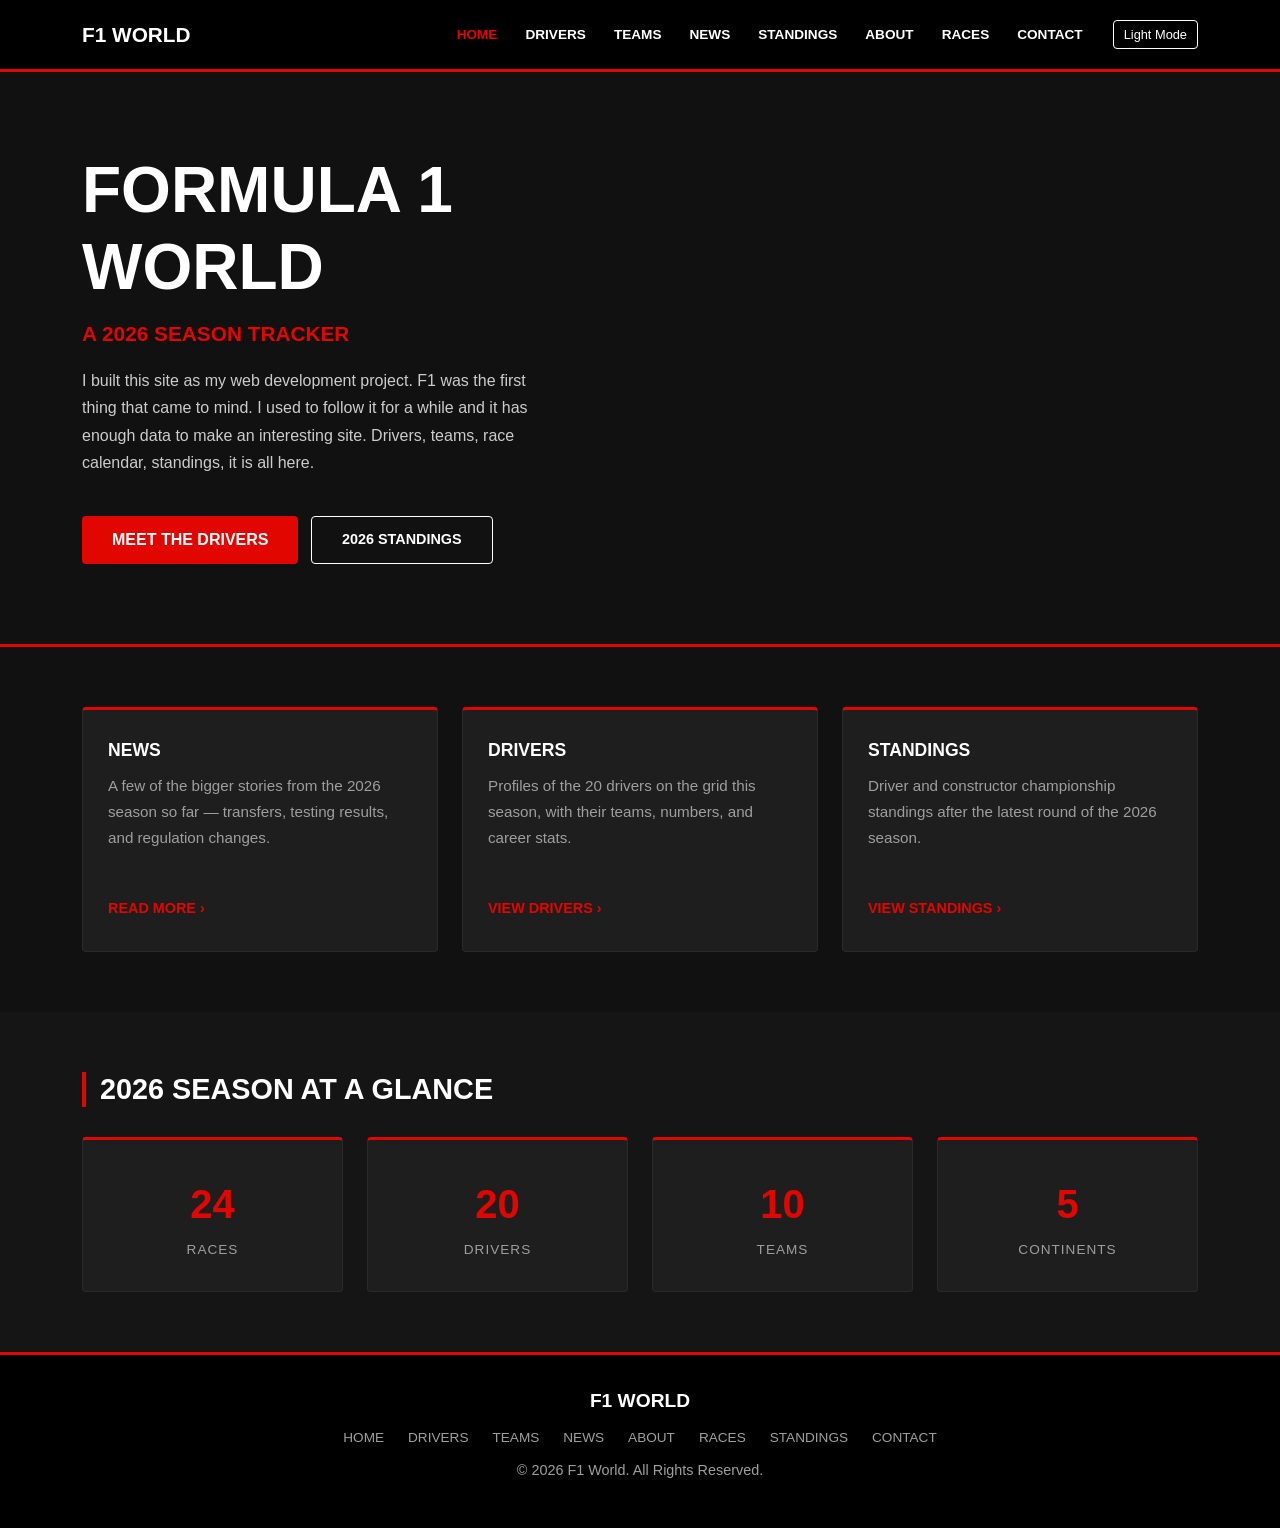
<file: index.html>
<!DOCTYPE html>
<html lang="en">
<head>
    <meta charset="UTF-8">
    <meta name="viewport" content="width=device-width, initial-scale=1.0">
    <title>F1 World - 2026 Season Tracker</title>
    <!-- Bootstrap 5 CSS -->
    <link href="https://cdn.jsdelivr.net/npm/bootstrap@5.3.0/dist/css/bootstrap.min.css" rel="stylesheet">
    <!-- Our custom CSS -->
    <link rel="stylesheet" href="css/style.css">
</head>
<body>

    <!-- nav bar - same on every page -->
    <nav class="navbar navbar-expand-lg">
        <div class="container">
            <a class="navbar-brand" href="index.html"><span>F1 World</span></a>
            <button class="navbar-toggler" type="button" data-bs-toggle="collapse" data-bs-target="#mainNavbar">
                <span class="navbar-toggler-icon"></span>
            </button>
            <div class="collapse navbar-collapse" id="mainNavbar">
                <ul class="navbar-nav ms-auto">
                    <li class="nav-item"><a class="nav-link active" href="index.html">Home</a></li>
                    <li class="nav-item"><a class="nav-link" href="drivers.html">Drivers</a></li>
                    <li class="nav-item"><a class="nav-link" href="teams.html">Teams</a></li>
                    <li class="nav-item"><a class="nav-link" href="news.html">News</a></li>
                    <li class="nav-item"><a class="nav-link" href="standings.html">Standings</a></li>
                    <li class="nav-item"><a class="nav-link" href="about.html">About</a></li>
                    <li class="nav-item"><a class="nav-link" href="races.html">Races</a></li>
                    <li class="nav-item"><a class="nav-link" href="contact.html">Contact</a></li>
                </ul>
                <button id="darkModeToggle" class="btn btn-sm ms-3">Light Mode</button>
            </div>
        </div>
    </nav>

    <!-- hero / intro -->
    <section class="hero">
        <div class="container">
            <div class="row">
                <div class="col-lg-7">
                    <h1 class="hero-title">Formula 1<br>World</h1>
                    <p class="hero-subtitle">A 2026 Season Tracker</p>
                    <p class="mt-3" style="color: #ccc; max-width: 480px;">
                        I built this site as my web development project. F1 was the first thing 
                        that came to mind. I used to follow it for a while and it has 
                        enough data to make an interesting site. Drivers, teams, race calendar, 
                        standings, it is all here.
                    </p>
                    <a href="drivers.html" class="btn btn-f1 mt-4 me-2">Meet the Drivers</a>
                    <a href="standings.html" class="btn mt-4" style="border:1px solid #fff; color:#fff; padding:12px 30px; border-radius:4px; font-weight:700; text-transform:uppercase; font-size:0.9rem;">
                        2026 Standings
                    </a>
                </div>
            </div>
        </div>
    </section>

    <!-- 3 quick links to the other pages -->
    <section style="padding: 60px 0; background-color: #111;">
        <div class="container">
            <div class="row g-4">

                <div class="col-md-4">
                    <div class="feature-card">
                        <h3>News</h3>
                        <p>A few of the bigger stories from the 2026 season so far — transfers, testing results, and regulation changes.</p>
                        <br>
                        <a href="news.html">Read More &rsaquo;</a>
                    </div>
                </div>

                <div class="col-md-4">
                    <div class="feature-card">
                        <h3>Drivers</h3>
                        <p>Profiles of the 20 drivers on the grid this season, with their teams, numbers, and career stats.</p>
                        <br>
                        <a href="drivers.html">View Drivers &rsaquo;</a>
                    </div>
                </div>

                <div class="col-md-4">
                    <div class="feature-card">
                        <h3>Standings</h3>
                        <p>Driver and constructor championship standings after the latest round of the 2026 season.</p>
                        <br>
                        <a href="standings.html">View Standings &rsaquo;</a>
                    </div>
                </div>

            </div>
        </div>
    </section>

    <!-- a few quick stats about the season -->
    <section style="padding: 60px 0;">
        <div class="container">
            <h2 class="section-title">2026 Season at a Glance</h2>
            <div class="row g-4 text-center">
                <div class="col-6 col-md-3">
                    <div class="stat-box">
                        <div class="stat-number">24</div>
                        <div class="stat-label">Races</div>
                    </div>
                </div>
                <div class="col-6 col-md-3">
                    <div class="stat-box">
                        <div class="stat-number">20</div>
                        <div class="stat-label">Drivers</div>
                    </div>
                </div>
                <div class="col-6 col-md-3">
                    <div class="stat-box">
                        <div class="stat-number">10</div>
                        <div class="stat-label">Teams</div>
                    </div>
                </div>
                <div class="col-6 col-md-3">
                    <div class="stat-box">
                        <div class="stat-number">5</div>
                        <div class="stat-label">Continents</div>
                    </div>
                </div>
            </div>
        </div>
    </section>

    <footer>
        <div class="container">
            <div class="footer-brand">F1 World</div>
            <div class="mb-2">
                <a href="index.html">Home</a>
                <a href="drivers.html">Drivers</a>
                <a href="teams.html">Teams</a>
                <a href="news.html">News</a>
                <a href="about.html">About</a>
                <a href="races.html">Races</a>
                <a href="standings.html">Standings</a>
                <a href="contact.html">Contact</a>
            </div>
            <p>&copy; 2026 F1 World. All Rights Reserved.</p>
        </div>
    </footer>

    <!-- Bootstrap 5 JS (needed for the mobile navbar toggle) -->
    <script src="https://cdn.jsdelivr.net/npm/bootstrap@5.3.0/dist/js/bootstrap.bundle.min.js"></script>
    <script src="js/script.js"></script>
</body>
</html>
</file>
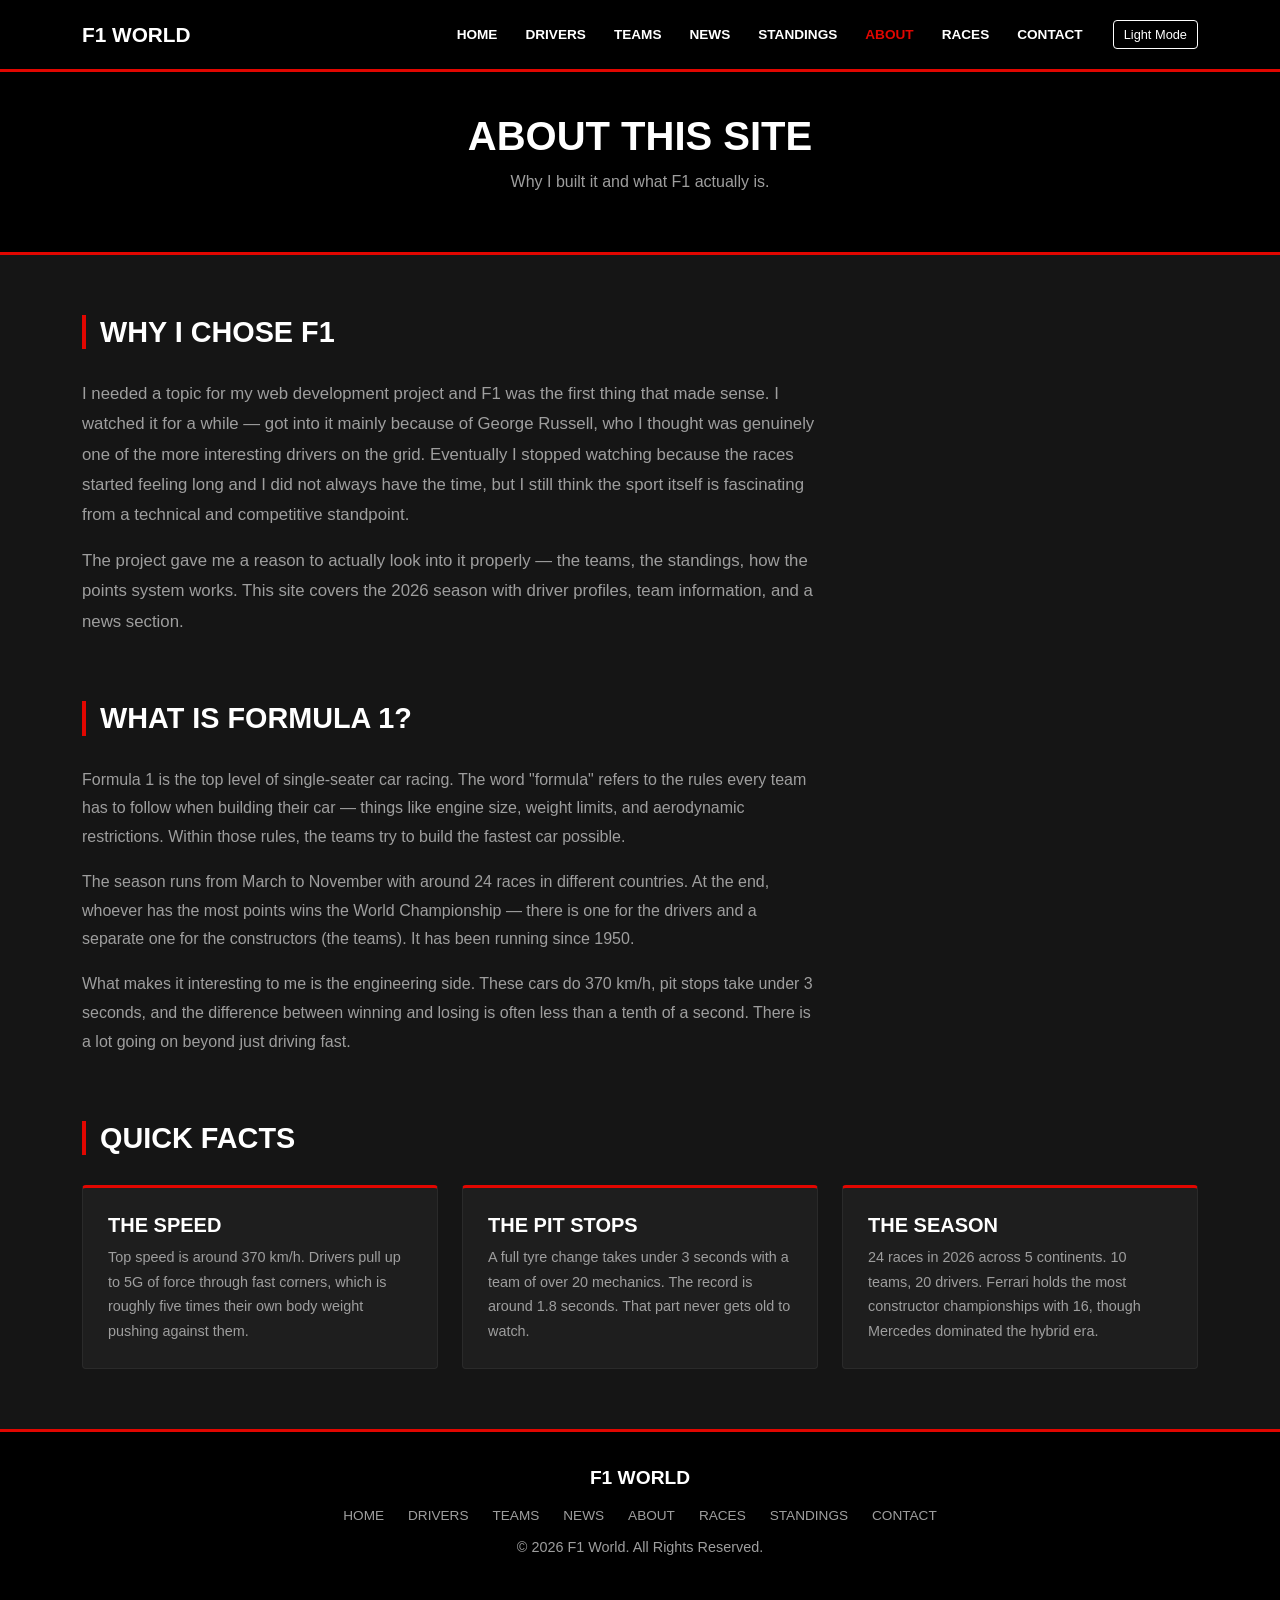
<file: about.html>
<!DOCTYPE html>
<html lang="en">
<head>
    <meta charset="UTF-8">
    <meta name="viewport" content="width=device-width, initial-scale=1.0">
    <title>About | F1 World</title>
    <link href="https://cdn.jsdelivr.net/npm/bootstrap@5.3.0/dist/css/bootstrap.min.css" rel="stylesheet">
    <link rel="stylesheet" href="css/style.css">
</head>
<body>

    <!-- Navigation -->
        <nav class="navbar navbar-expand-lg">
        <div class="container">
            <a class="navbar-brand" href="index.html"><span>F1 World</span></a>
            <button class="navbar-toggler" type="button" data-bs-toggle="collapse" data-bs-target="#mainNavbar">
                <span class="navbar-toggler-icon"></span>
            </button>
            <div class="collapse navbar-collapse" id="mainNavbar">
                <ul class="navbar-nav ms-auto">
                    <li class="nav-item"><a class="nav-link" href="index.html">Home</a></li>
                    <li class="nav-item"><a class="nav-link" href="drivers.html">Drivers</a></li>
                    <li class="nav-item"><a class="nav-link" href="teams.html">Teams</a></li>
                    <li class="nav-item"><a class="nav-link" href="news.html">News</a></li>
                    <li class="nav-item"><a class="nav-link" href="standings.html">Standings</a></li>
                    <li class="nav-item"><a class="nav-link active" href="about.html">About</a></li>
                    <li class="nav-item"><a class="nav-link" href="races.html">Races</a></li>
                    <li class="nav-item"><a class="nav-link" href="contact.html">Contact</a></li>
                </ul>
                <button id="darkModeToggle" class="btn btn-sm ms-3">Light Mode</button>
            </div>
        </div>
    </nav>

        <div class="page-banner">
        <h1>About This Site</h1>
        <p>Why I built it and what F1 actually is.</p>
    </div>

    <section style="padding: 60px 0;">
        <div class="container">

            <div class="row mb-5">
                <div class="col-lg-8">
                    <h2 class="section-title">Why I chose F1</h2>
                    <p style="color:#9e9e9e; font-size:1.05rem; line-height:1.8;">
                        I needed a topic for my web development project and F1 was the first 
                        thing that made sense. I watched it for a while — got into it mainly 
                        because of George Russell, who I thought was genuinely one of the 
                        more interesting drivers on the grid. Eventually I stopped watching 
                        because the races started feeling long and I did not always have the 
                        time, but I still think the sport itself is fascinating from a 
                        technical and competitive standpoint.
                    </p>
                    <p style="color:#9e9e9e; font-size:1.05rem; line-height:1.8;">
                        The project gave me a reason to actually look into it properly — 
                        the teams, the standings, how the points system works. This site 
                        covers the 2026 season with driver profiles, team information, 
                        and a news section.
                    </p>
                </div>
            </div>

            <h2 class="section-title">What is Formula 1?</h2>
            <div class="row g-4 mb-5">
                <div class="col-lg-8">
                    <p style="color:#9e9e9e; line-height:1.8;">
                        Formula 1 is the top level of single-seater car racing. The word 
                        "formula" refers to the rules every team has to follow when building 
                        their car — things like engine size, weight limits, and aerodynamic 
                        restrictions. Within those rules, the teams try to build the fastest 
                        car possible.
                    </p>
                    <p style="color:#9e9e9e; line-height:1.8;">
                        The season runs from March to November with around 24 races in 
                        different countries. At the end, whoever has the most points wins 
                        the World Championship — there is one for the drivers and a separate 
                        one for the constructors (the teams). It has been running since 1950.
                    </p>
                    <p style="color:#9e9e9e; line-height:1.8;">
                        What makes it interesting to me is the engineering side. These cars 
                        do 370 km/h, pit stops take under 3 seconds, and the difference 
                        between winning and losing is often less than a tenth of a second. 
                        There is a lot going on beyond just driving fast.
                    </p>
                </div>
            </div>

            <h2 class="section-title">Quick Facts</h2>
            <div class="row g-4">
                <div class="col-md-4">
                    <div style="background:#1e1e1e; border:1px solid #2a2a2a; border-top:3px solid #e10600; padding:25px; border-radius:4px;">
                        <h5 style="color:#fff; font-weight:900; text-transform:uppercase; margin-bottom:8px;">The Speed</h5>
                        <p style="color:#9e9e9e; font-size:0.9rem; margin:0;">Top speed is around 370 km/h. Drivers pull up to 5G of force through fast corners, which is roughly five times their own body weight pushing against them.</p>
                    </div>
                </div>
                <div class="col-md-4">
                    <div style="background:#1e1e1e; border:1px solid #2a2a2a; border-top:3px solid #e10600; padding:25px; border-radius:4px;">
                        <h5 style="color:#fff; font-weight:900; text-transform:uppercase; margin-bottom:8px;">The Pit Stops</h5>
                        <p style="color:#9e9e9e; font-size:0.9rem; margin:0;">A full tyre change takes under 3 seconds with a team of over 20 mechanics. The record is around 1.8 seconds. That part never gets old to watch.</p>
                    </div>
                </div>
                <div class="col-md-4">
                    <div style="background:#1e1e1e; border:1px solid #2a2a2a; border-top:3px solid #e10600; padding:25px; border-radius:4px;">
                        <h5 style="color:#fff; font-weight:900; text-transform:uppercase; margin-bottom:8px;">The Season</h5>
                        <p style="color:#9e9e9e; font-size:0.9rem; margin:0;">24 races in 2026 across 5 continents. 10 teams, 20 drivers. Ferrari holds the most constructor championships with 16, though Mercedes dominated the hybrid era.</p>
                    </div>
                </div>
            </div>

        </div>
    </section>

    <!-- Footer -->
    <footer>
        <div class="container">
            <div class="footer-brand">F1 World</div>
            <div class="mb-2">
                <a href="index.html">Home</a>
                <a href="drivers.html">Drivers</a>
                <a href="teams.html">Teams</a>
                <a href="news.html">News</a>
                <a href="about.html">About</a>
                <a href="races.html">Races</a>
                <a href="standings.html">Standings</a>
                <a href="contact.html">Contact</a>
            </div>
            <p>&copy; 2026 F1 World. All Rights Reserved.</p>
        </div>
    </footer>

    <script src="https://cdn.jsdelivr.net/npm/bootstrap@5.3.0/dist/js/bootstrap.bundle.min.js"></script>
    <script src="js/script.js"></script>
</body>
</html>
</file>
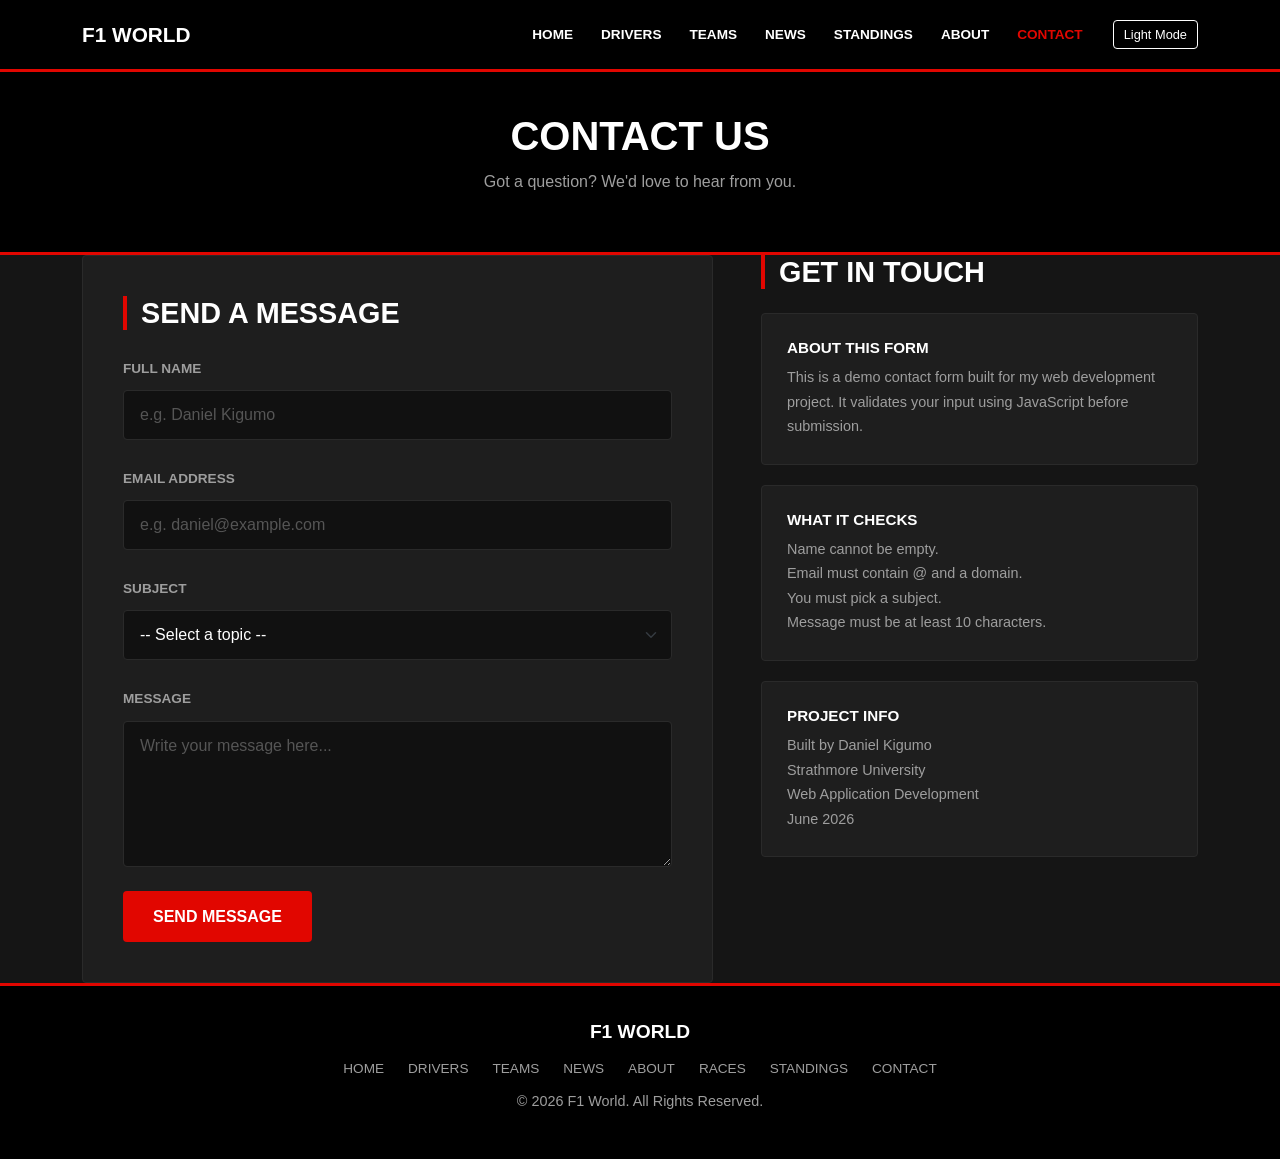
<file: contact.html>
<!DOCTYPE html>
<html lang="en">
<head>
    <meta charset="UTF-8">
    <meta name="viewport" content="width=device-width, initial-scale=1.0">
    <title>Contact - F1 World</title>
    <link href="https://cdn.jsdelivr.net/npm/bootstrap@5.3.0/dist/css/bootstrap.min.css" rel="stylesheet">
    <link rel="stylesheet" href="css/style.css">
</head>
<body>

    <!-- nav bar - same on every page -->
        <nav class="navbar navbar-expand-lg">
        <div class="container">
            <a class="navbar-brand" href="index.html"><span>F1 World</span></a>
            <button class="navbar-toggler" type="button" data-bs-toggle="collapse" data-bs-target="#mainNavbar">
                <span class="navbar-toggler-icon"></span>
            </button>
            <div class="collapse navbar-collapse" id="mainNavbar">
                <ul class="navbar-nav ms-auto">
                    <li class="nav-item"><a class="nav-link" href="index.html">Home</a></li>
                    <li class="nav-item"><a class="nav-link" href="drivers.html">Drivers</a></li>
                    <li class="nav-item"><a class="nav-link" href="teams.html">Teams</a></li>
                    <li class="nav-item"><a class="nav-link" href="news.html">News</a></li>
                    <li class="nav-item"><a class="nav-link" href="standings.html">Standings</a></li>
                    <li class="nav-item"><a class="nav-link" href="about.html">About</a></li>
                    <li class="nav-item"><a class="nav-link active" href="contact.html">Contact</a></li>
                </ul>
                <button id="darkModeToggle" class="btn btn-sm ms-3">Light Mode</button>
            </div>
        </div>
    </nav>

    <div class="page-banner">
        <h1>Contact Us</h1>
        <p>Got a question? We'd love to hear from you.</p>
    </div>

    <section class="contact-section">
        <div class="container">
            <div class="row g-5">

                <div class="col-lg-7">
                    <div class="contact-form-wrapper">
                        <h2 class="section-title mb-4">Send a Message</h2>

                        <!-- Success message (hidden by default) -->
                        <div id="successMsg" style="display:none; background:#1a3a1a; border:1px solid #2d6a2d; color:#6fcf6f; padding:14px 18px; border-radius:4px; margin-bottom:20px;">
                            ✅ Message sent! We'll get back to you soon.
                        </div>

                        <form id="contactForm" novalidate>

                            <!-- Name -->
                            <div class="mb-4">
                                <label for="fullname">Full Name</label>
                                <input type="text" id="fullname" name="fullname"
                                       class="form-control mt-1"
                                       placeholder="e.g. Daniel Kigumo"
                                       maxlength="60">
                                <div class="error-msg" id="nameError">Please enter your full name.</div>
                            </div>

                            <div class="mb-4">
                                <label for="email">Email Address</label>
                                <input type="email" id="email" name="email"
                                       class="form-control mt-1"
                                       placeholder="e.g. daniel@example.com"
                                       maxlength="60">
                                <div class="error-msg" id="emailError">Please enter a valid email address.</div>
                            </div>

                            <div class="mb-4">
                                <label for="subject">Subject</label>
                                <select id="subject" name="subject" class="form-select mt-1">
                                    <option value="">-- Select a topic --</option>
                                    <option value="general">General Inquiry</option>
                                    <option value="drivers">Driver Information</option>
                                    <option value="tickets">Race Tickets</option>
                                    <option value="feedback">Feedback</option>
                                    <option value="other">Other</option>
                                </select>
                                <div class="error-msg" id="subjectError">Please select a subject.</div>
                            </div>

                            <div class="mb-4">
                                <label for="message">Message</label>
                                <textarea id="message" name="message"
                                          class="form-control mt-1"
                                          rows="5"
                                          placeholder="Write your message here..."
                                          maxlength="500"></textarea>
                                <div class="error-msg" id="messageError">Please enter a message (at least 10 characters).</div>
                            </div>

                            <button type="submit" class="btn-f1">Send Message</button>

                        </form>
                    </div>
                </div>

                <div class="col-lg-5">
                    <h2 class="section-title mb-4">Get in Touch</h2>

                    <div class="contact-info-box">
                        <h5>About This Form</h5>
                        <p>This is a demo contact form built for my web development project. It validates your input using JavaScript before submission.</p>
                    </div>

                    <div class="contact-info-box">
                        <h5>What It Checks</h5>
                        <p>Name cannot be empty.<br>
                           Email must contain @ and a domain.<br>
                           You must pick a subject.<br>
                           Message must be at least 10 characters.</p>
                    </div>

                    <div class="contact-info-box">
                        <h5>Project Info</h5>
                        <p>Built by Daniel Kigumo<br>
                           Strathmore University<br>
                           Web Application Development<br>
                           June 2026</p>
                    </div>
                </div>

            </div>
        </div>
    </section>

    <footer>
        <div class="container">
            <div class="footer-brand">F1 World</div>
            <div class="mb-2">
                <a href="index.html">Home</a>
                <a href="drivers.html">Drivers</a>
                <a href="teams.html">Teams</a>
                <a href="news.html">News</a>
                <a href="about.html">About</a>
                <a href="races.html">Races</a>
                <a href="standings.html">Standings</a>
                <a href="contact.html">Contact</a>
            </div>
            <p>&copy; 2026 F1 World. All Rights Reserved.</p>
        </div>
    </footer>

    <script src="https://cdn.jsdelivr.net/npm/bootstrap@5.3.0/dist/js/bootstrap.bundle.min.js"></script>
    <!-- Our JS file -->
    <script src="js/script.js"></script>
</body>
</html>
</file>
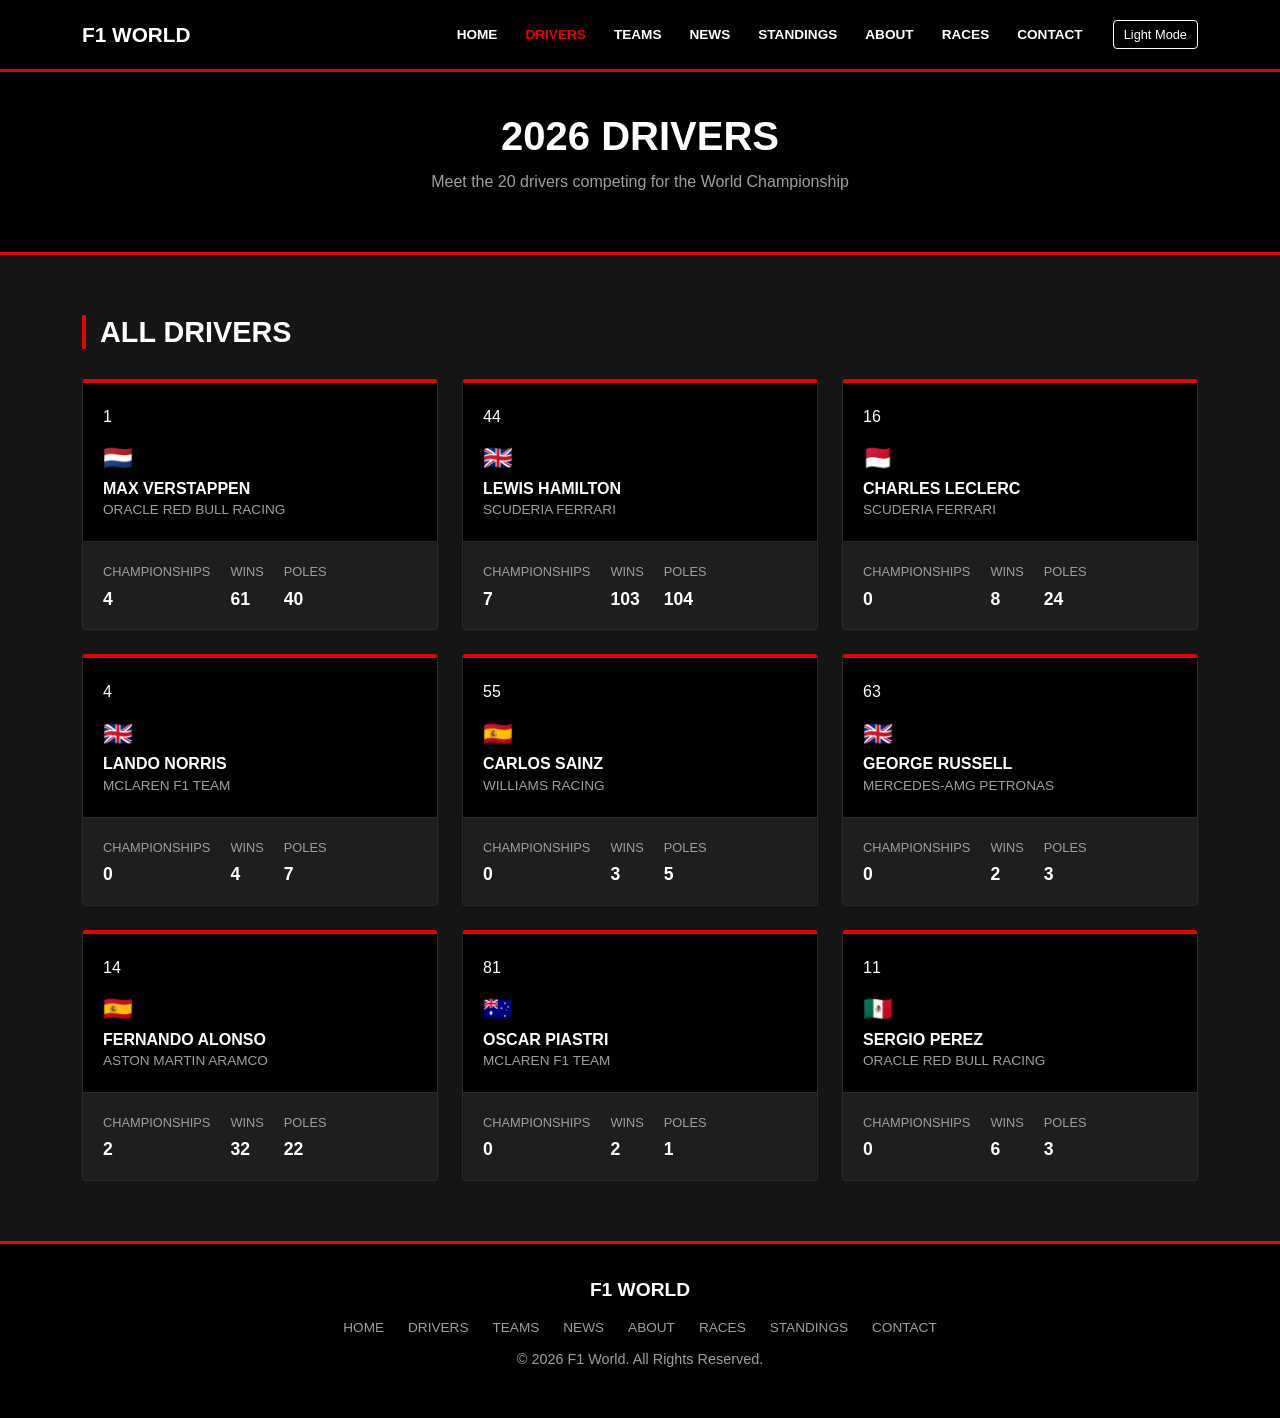
<file: drivers.html>
<!DOCTYPE html>
<html lang="en">
<head>
    <meta charset="UTF-8">
    <meta name="viewport" content="width=device-width, initial-scale=1.0">
    <title>Drivers - F1 World</title>
    <link href="https://cdn.jsdelivr.net/npm/bootstrap@5.3.0/dist/css/bootstrap.min.css" rel="stylesheet">
    <link rel="stylesheet" href="css/style.css">
</head>
<body>

    <!-- nav bar - same on every page -->
        <nav class="navbar navbar-expand-lg">
        <div class="container">
            <a class="navbar-brand" href="index.html"><span>F1 World</span></a>
            <button class="navbar-toggler" type="button" data-bs-toggle="collapse" data-bs-target="#mainNavbar">
                <span class="navbar-toggler-icon"></span>
            </button>
            <div class="collapse navbar-collapse" id="mainNavbar">
                <ul class="navbar-nav ms-auto">
                    <li class="nav-item"><a class="nav-link" href="index.html">Home</a></li>
                    <li class="nav-item"><a class="nav-link active" href="drivers.html">Drivers</a></li>
                    <li class="nav-item"><a class="nav-link" href="teams.html">Teams</a></li>
                    <li class="nav-item"><a class="nav-link" href="news.html">News</a></li>
                    <li class="nav-item"><a class="nav-link" href="standings.html">Standings</a></li>
                    <li class="nav-item"><a class="nav-link" href="about.html">About</a></li>
                    <li class="nav-item"><a class="nav-link" href="races.html">Races</a></li>
                    <li class="nav-item"><a class="nav-link" href="contact.html">Contact</a></li>
                </ul>
                <button id="darkModeToggle" class="btn btn-sm ms-3">Light Mode</button>
            </div>
        </div>
    </nav>

    <!-- page title banner -->
    <div class="page-banner">
        <h1>2026 Drivers</h1>
        <p>Meet the 20 drivers competing for the World Championship</p>
    </div>

    <!-- driver cards -->
    <section style="padding: 60px 0;">
        <div class="container">
            <h2 class="section-title">All Drivers</h2>
            <div class="row g-4">

                <!-- Max Verstappen -->
                <div class="col-sm-6 col-lg-4">
                    <div class="driver-card">
                        <div class="driver-card-top">
                            <span class="driver-number">1</span>
                            <span class="driver-flag">🇳🇱</span>
                            <h5>Max Verstappen</h5>
                            <div class="driver-team">Oracle Red Bull Racing</div>
                        </div>
                        <div class="driver-stats">
                            <div>
                                <span>Championships</span>
                                <strong>4</strong>
                            </div>
                            <div>
                                <span>Wins</span>
                                <strong>61</strong>
                            </div>
                            <div>
                                <span>Poles</span>
                                <strong>40</strong>
                            </div>
                        </div>
                    </div>
                </div>

                <!-- Lewis Hamilton -->
                <div class="col-sm-6 col-lg-4">
                    <div class="driver-card">
                        <div class="driver-card-top">
                            <span class="driver-number">44</span>
                            <span class="driver-flag">🇬🇧</span>
                            <h5>Lewis Hamilton</h5>
                            <div class="driver-team">Scuderia Ferrari</div>
                        </div>
                        <div class="driver-stats">
                            <div>
                                <span>Championships</span>
                                <strong>7</strong>
                            </div>
                            <div>
                                <span>Wins</span>
                                <strong>103</strong>
                            </div>
                            <div>
                                <span>Poles</span>
                                <strong>104</strong>
                            </div>
                        </div>
                    </div>
                </div>

                <!-- Charles Leclerc -->
                <div class="col-sm-6 col-lg-4">
                    <div class="driver-card">
                        <div class="driver-card-top">
                            <span class="driver-number">16</span>
                            <span class="driver-flag">🇲🇨</span>
                            <h5>Charles Leclerc</h5>
                            <div class="driver-team">Scuderia Ferrari</div>
                        </div>
                        <div class="driver-stats">
                            <div>
                                <span>Championships</span>
                                <strong>0</strong>
                            </div>
                            <div>
                                <span>Wins</span>
                                <strong>8</strong>
                            </div>
                            <div>
                                <span>Poles</span>
                                <strong>24</strong>
                            </div>
                        </div>
                    </div>
                </div>

                <!-- Lando Norris -->
                <div class="col-sm-6 col-lg-4">
                    <div class="driver-card">
                        <div class="driver-card-top">
                            <span class="driver-number">4</span>
                            <span class="driver-flag">🇬🇧</span>
                            <h5>Lando Norris</h5>
                            <div class="driver-team">McLaren F1 Team</div>
                        </div>
                        <div class="driver-stats">
                            <div>
                                <span>Championships</span>
                                <strong>0</strong>
                            </div>
                            <div>
                                <span>Wins</span>
                                <strong>4</strong>
                            </div>
                            <div>
                                <span>Poles</span>
                                <strong>7</strong>
                            </div>
                        </div>
                    </div>
                </div>

                <!-- Carlos Sainz -->
                <div class="col-sm-6 col-lg-4">
                    <div class="driver-card">
                        <div class="driver-card-top">
                            <span class="driver-number">55</span>
                            <span class="driver-flag">🇪🇸</span>
                            <h5>Carlos Sainz</h5>
                            <div class="driver-team">Williams Racing</div>
                        </div>
                        <div class="driver-stats">
                            <div>
                                <span>Championships</span>
                                <strong>0</strong>
                            </div>
                            <div>
                                <span>Wins</span>
                                <strong>3</strong>
                            </div>
                            <div>
                                <span>Poles</span>
                                <strong>5</strong>
                            </div>
                        </div>
                    </div>
                </div>

                <!-- George Russell -->
                <div class="col-sm-6 col-lg-4">
                    <div class="driver-card">
                        <div class="driver-card-top">
                            <span class="driver-number">63</span>
                            <span class="driver-flag">🇬🇧</span>
                            <h5>George Russell</h5>
                            <div class="driver-team">Mercedes-AMG Petronas</div>
                        </div>
                        <div class="driver-stats">
                            <div>
                                <span>Championships</span>
                                <strong>0</strong>
                            </div>
                            <div>
                                <span>Wins</span>
                                <strong>2</strong>
                            </div>
                            <div>
                                <span>Poles</span>
                                <strong>3</strong>
                            </div>
                        </div>
                    </div>
                </div>

                <!-- Fernando Alonso -->
                <div class="col-sm-6 col-lg-4">
                    <div class="driver-card">
                        <div class="driver-card-top">
                            <span class="driver-number">14</span>
                            <span class="driver-flag">🇪🇸</span>
                            <h5>Fernando Alonso</h5>
                            <div class="driver-team">Aston Martin Aramco</div>
                        </div>
                        <div class="driver-stats">
                            <div>
                                <span>Championships</span>
                                <strong>2</strong>
                            </div>
                            <div>
                                <span>Wins</span>
                                <strong>32</strong>
                            </div>
                            <div>
                                <span>Poles</span>
                                <strong>22</strong>
                            </div>
                        </div>
                    </div>
                </div>

                <!-- Oscar Piastri -->
                <div class="col-sm-6 col-lg-4">
                    <div class="driver-card">
                        <div class="driver-card-top">
                            <span class="driver-number">81</span>
                            <span class="driver-flag">🇦🇺</span>
                            <h5>Oscar Piastri</h5>
                            <div class="driver-team">McLaren F1 Team</div>
                        </div>
                        <div class="driver-stats">
                            <div>
                                <span>Championships</span>
                                <strong>0</strong>
                            </div>
                            <div>
                                <span>Wins</span>
                                <strong>2</strong>
                            </div>
                            <div>
                                <span>Poles</span>
                                <strong>1</strong>
                            </div>
                        </div>
                    </div>
                </div>

                <!-- Sergio Perez -->
                <div class="col-sm-6 col-lg-4">
                    <div class="driver-card">
                        <div class="driver-card-top">
                            <span class="driver-number">11</span>
                            <span class="driver-flag">🇲🇽</span>
                            <h5>Sergio Perez</h5>
                            <div class="driver-team">Oracle Red Bull Racing</div>
                        </div>
                        <div class="driver-stats">
                            <div>
                                <span>Championships</span>
                                <strong>0</strong>
                            </div>
                            <div>
                                <span>Wins</span>
                                <strong>6</strong>
                            </div>
                            <div>
                                <span>Poles</span>
                                <strong>3</strong>
                            </div>
                        </div>
                    </div>
                </div>

            </div><!-- end row -->
        </div>
    </section>

    <!-- footer -->
    <footer>
        <div class="container">
            <div class="footer-brand">F1 World</div>
            <div class="mb-2">
                <a href="index.html">Home</a>
                <a href="drivers.html">Drivers</a>
                <a href="teams.html">Teams</a>
                <a href="news.html">News</a>
                <a href="about.html">About</a>
                <a href="races.html">Races</a>
                <a href="standings.html">Standings</a>
                <a href="contact.html">Contact</a>
            </div>
            <p>&copy; 2026 F1 World. All Rights Reserved.</p>
        </div>
    </footer>

    <script src="https://cdn.jsdelivr.net/npm/bootstrap@5.3.0/dist/js/bootstrap.bundle.min.js"></script>
    <script src="js/script.js"></script>
</body>
</html>
</file>
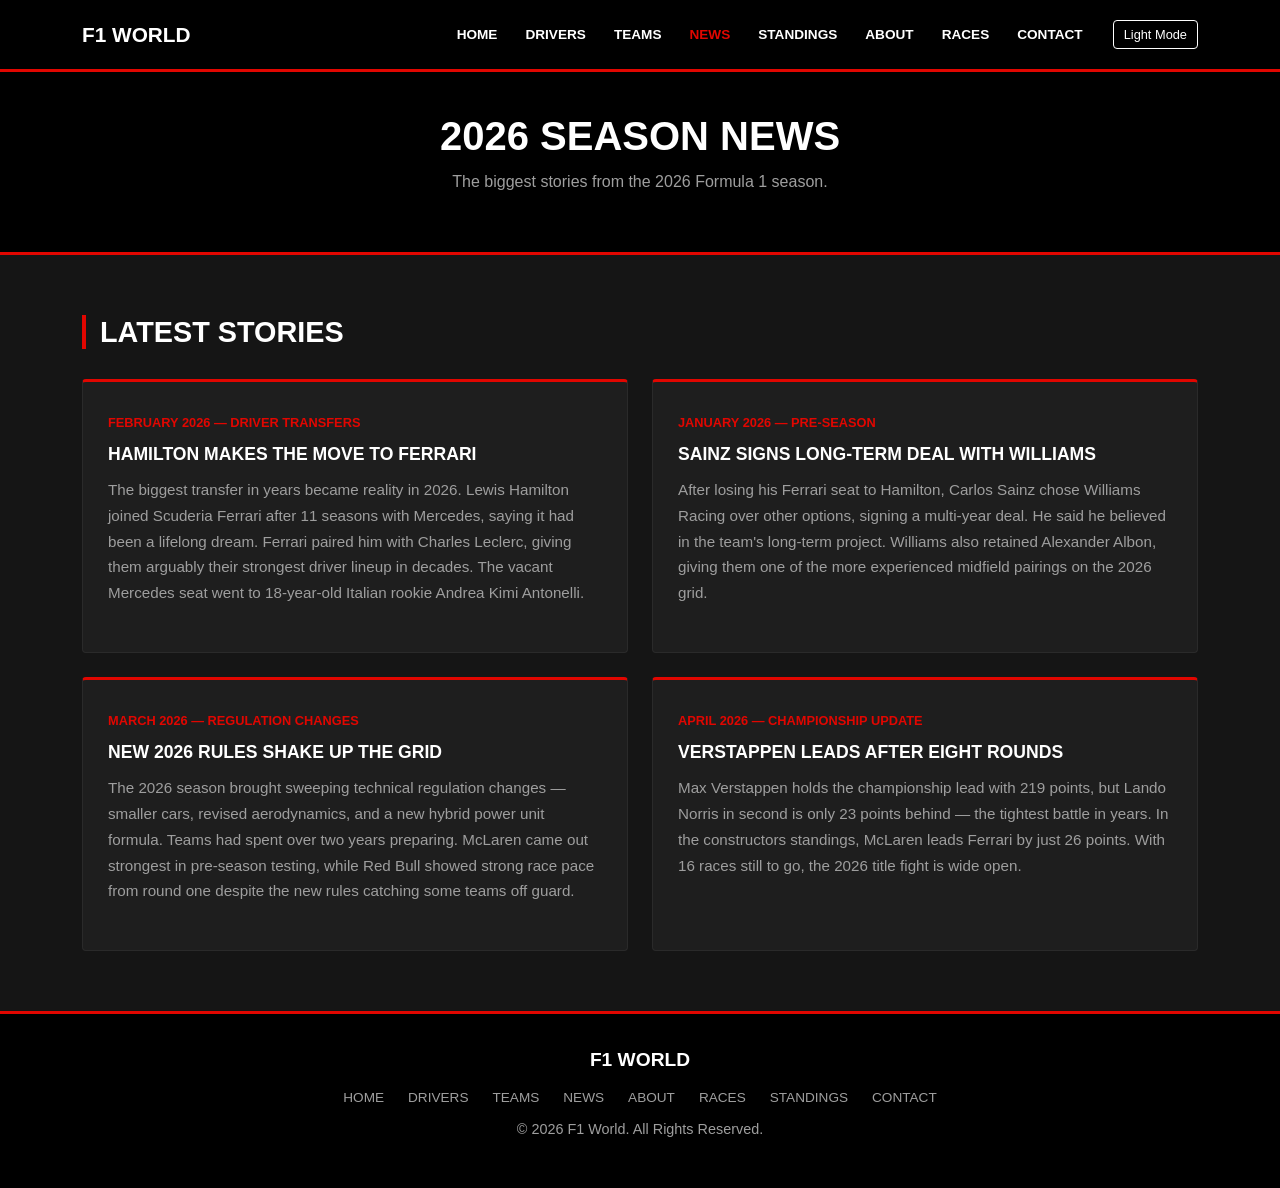
<file: news.html>
<!DOCTYPE html>
<html lang="en">
<head>
    <meta charset="UTF-8">
    <meta name="viewport" content="width=device-width, initial-scale=1.0">
    <title>News | F1 World</title>
    <link href="https://cdn.jsdelivr.net/npm/bootstrap@5.3.0/dist/css/bootstrap.min.css" rel="stylesheet">
    <link rel="stylesheet" href="css/style.css">
</head>
<body>

    <!-- nav bar - same on every page -->
    <nav class="navbar navbar-expand-lg">
        <div class="container">
            <a class="navbar-brand" href="index.html"><span>F1 World</span></a>
            <button class="navbar-toggler" type="button" data-bs-toggle="collapse" data-bs-target="#mainNavbar">
                <span class="navbar-toggler-icon"></span>
            </button>
            <div class="collapse navbar-collapse" id="mainNavbar">
                <ul class="navbar-nav ms-auto">
                    <li class="nav-item"><a class="nav-link" href="index.html">Home</a></li>
                    <li class="nav-item"><a class="nav-link" href="drivers.html">Drivers</a></li>
                    <li class="nav-item"><a class="nav-link" href="teams.html">Teams</a></li>
                    <li class="nav-item"><a class="nav-link active" href="news.html">News</a></li>
                    <li class="nav-item"><a class="nav-link" href="standings.html">Standings</a></li>
                    <li class="nav-item"><a class="nav-link" href="about.html">About</a></li>
                    <li class="nav-item"><a class="nav-link" href="races.html">Races</a></li>
                    <li class="nav-item"><a class="nav-link" href="contact.html">Contact</a></li>
                </ul>
                <button id="darkModeToggle" class="btn btn-sm ms-3">Light Mode</button>
            </div>
        </div>
    </nav>

    <!-- page title banner -->
    <div class="page-banner">
        <h1>2026 Season News</h1>
        <p>The biggest stories from the 2026 Formula 1 season.</p>
    </div>

    <!-- news articles -->
    <section style="padding: 60px 0;">
        <div class="container">
            <h2 class="section-title">Latest Stories</h2>
            <div class="row g-4">

                <div class="col-lg-6">
                    <div class="feature-card" style="height: 100%;">
                        <div style="color: #e10600; font-size: 0.8rem; text-transform: uppercase; font-weight: 700; margin-bottom: 10px;">February 2026 &mdash; Driver Transfers</div>
                        <h3>Hamilton Makes the Move to Ferrari</h3>
                        <p>The biggest transfer in years became reality in 2026. Lewis Hamilton joined Scuderia Ferrari after 11 seasons with Mercedes, saying it had been a lifelong dream. Ferrari paired him with Charles Leclerc, giving them arguably their strongest driver lineup in decades. The vacant Mercedes seat went to 18-year-old Italian rookie Andrea Kimi Antonelli.</p>
                    </div>
                </div>

                <div class="col-lg-6">
                    <div class="feature-card" style="height: 100%;">
                        <div style="color: #e10600; font-size: 0.8rem; text-transform: uppercase; font-weight: 700; margin-bottom: 10px;">January 2026 &mdash; Pre-Season</div>
                        <h3>Sainz Signs Long-Term Deal with Williams</h3>
                        <p>After losing his Ferrari seat to Hamilton, Carlos Sainz chose Williams Racing over other options, signing a multi-year deal. He said he believed in the team's long-term project. Williams also retained Alexander Albon, giving them one of the more experienced midfield pairings on the 2026 grid.</p>
                    </div>
                </div>

                <div class="col-lg-6">
                    <div class="feature-card" style="height: 100%;">
                        <div style="color: #e10600; font-size: 0.8rem; text-transform: uppercase; font-weight: 700; margin-bottom: 10px;">March 2026 &mdash; Regulation Changes</div>
                        <h3>New 2026 Rules Shake Up the Grid</h3>
                        <p>The 2026 season brought sweeping technical regulation changes — smaller cars, revised aerodynamics, and a new hybrid power unit formula. Teams had spent over two years preparing. McLaren came out strongest in pre-season testing, while Red Bull showed strong race pace from round one despite the new rules catching some teams off guard.</p>
                    </div>
                </div>

                <div class="col-lg-6">
                    <div class="feature-card" style="height: 100%;">
                        <div style="color: #e10600; font-size: 0.8rem; text-transform: uppercase; font-weight: 700; margin-bottom: 10px;">April 2026 &mdash; Championship Update</div>
                        <h3>Verstappen Leads After Eight Rounds</h3>
                        <p>Max Verstappen holds the championship lead with 219 points, but Lando Norris in second is only 23 points behind — the tightest battle in years. In the constructors standings, McLaren leads Ferrari by just 26 points. With 16 races still to go, the 2026 title fight is wide open.</p>
                    </div>
                </div>

            </div>
        </div>
    </section>

    <!-- footer -->
    <footer>
        <div class="container">
            <div class="footer-brand">F1 World</div>
            <div class="mb-2">
                <a href="index.html">Home</a>
                <a href="drivers.html">Drivers</a>
                <a href="teams.html">Teams</a>
                <a href="news.html">News</a>
                <a href="about.html">About</a>
                <a href="races.html">Races</a>
                <a href="standings.html">Standings</a>
                <a href="contact.html">Contact</a>
            </div>
            <p>&copy; 2026 F1 World. All Rights Reserved.</p>
        </div>
    </footer>

    <script src="https://cdn.jsdelivr.net/npm/bootstrap@5.3.0/dist/js/bootstrap.bundle.min.js"></script>
    <script src="js/script.js"></script>
</body>
</html>
</file>
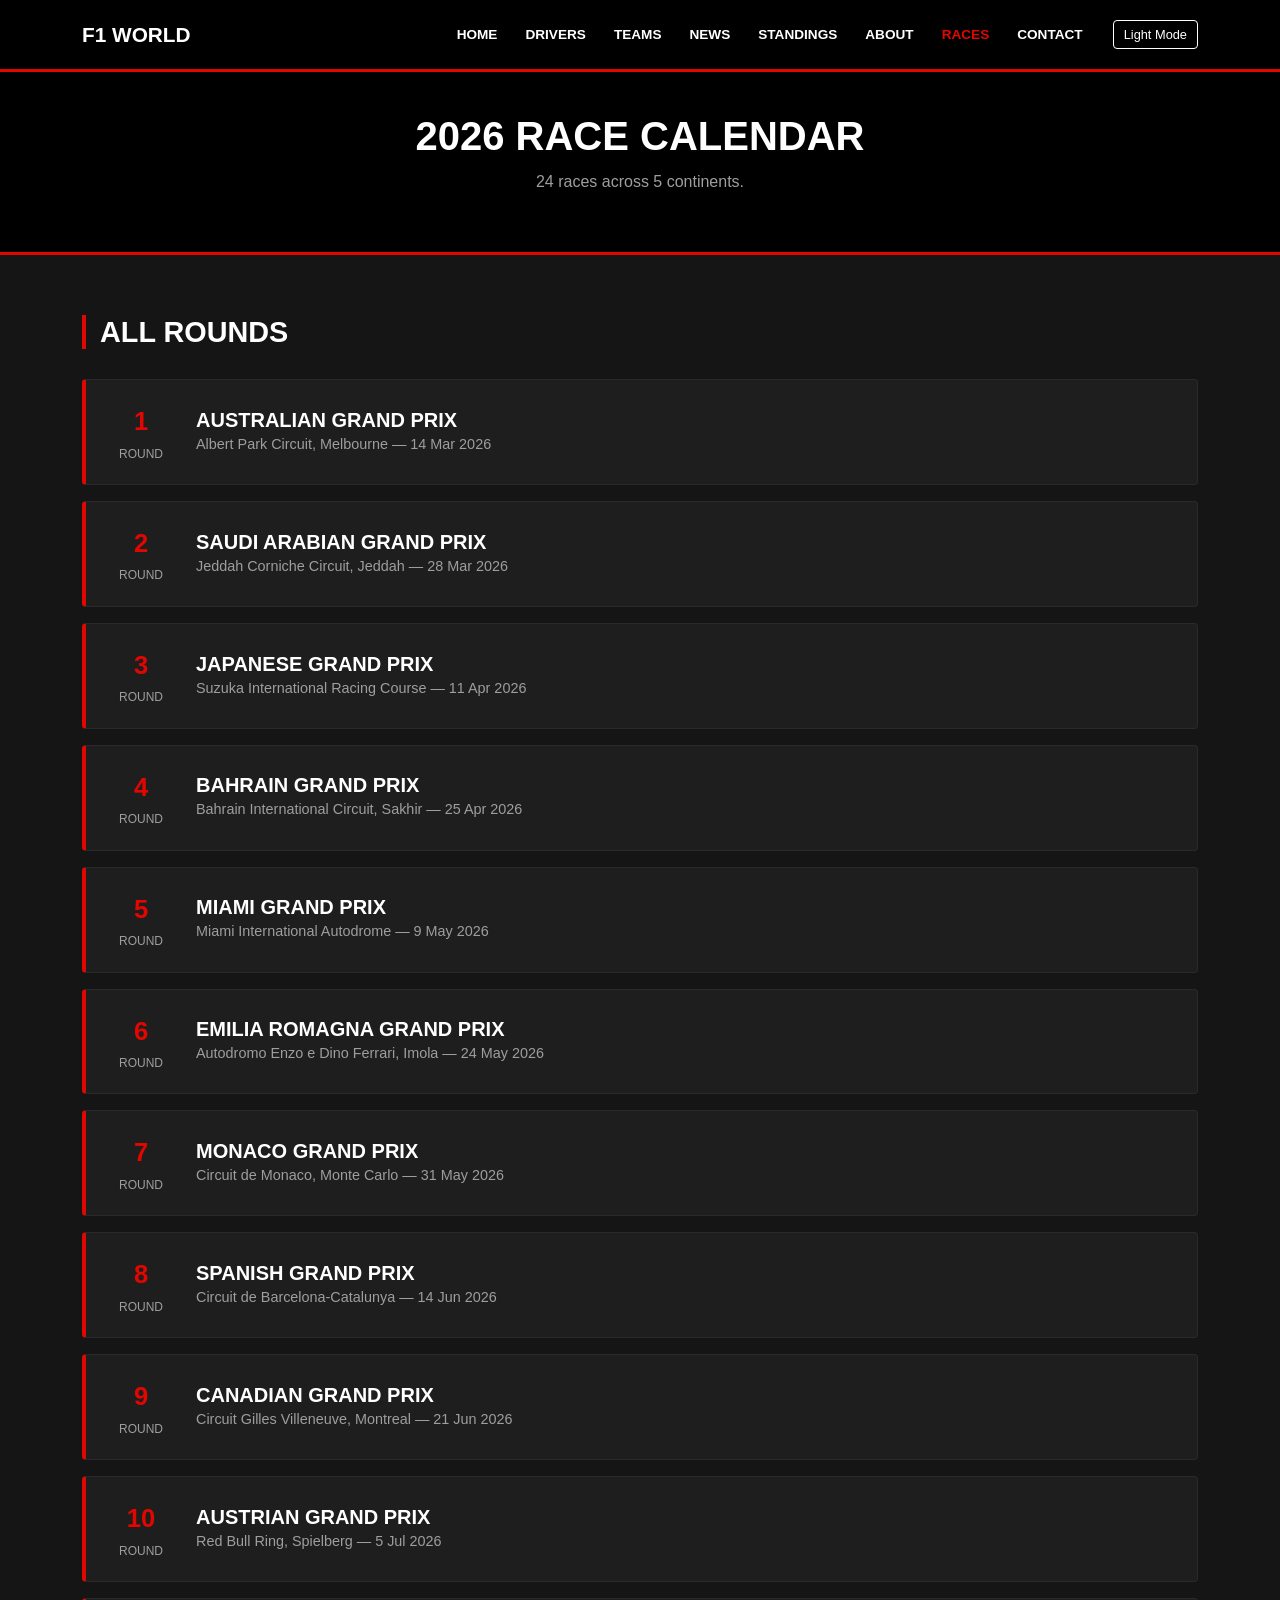
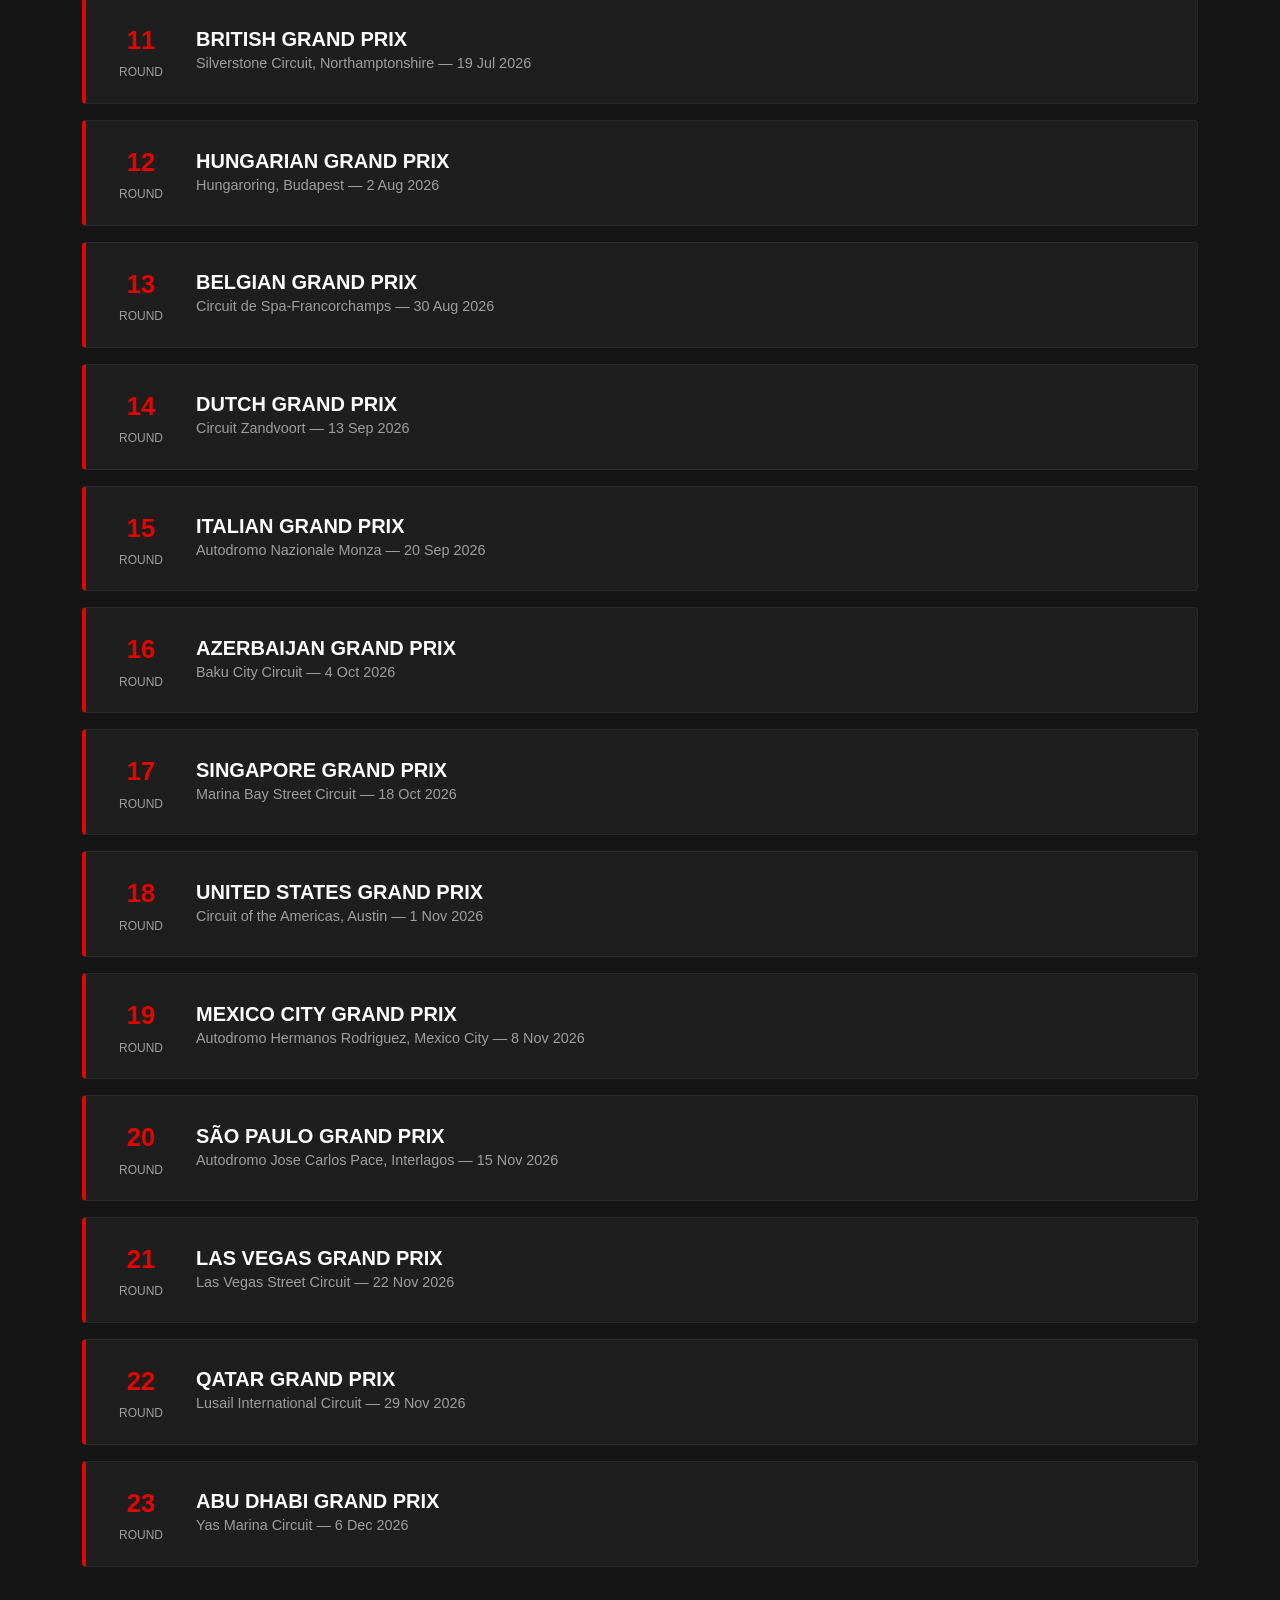
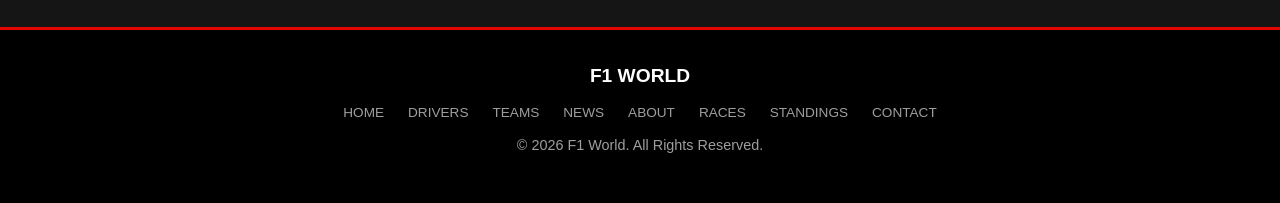
<file: races.html>
<!DOCTYPE html>
<html lang="en">
<head>
    <meta charset="UTF-8">
    <meta name="viewport" content="width=device-width, initial-scale=1.0">
    <title>Race Calendar | F1 World</title>
    <link href="https://cdn.jsdelivr.net/npm/bootstrap@5.3.0/dist/css/bootstrap.min.css" rel="stylesheet">
    <link rel="stylesheet" href="css/style.css">
</head>
<body>

    <!-- nav bar - same on every page -->
    <nav class="navbar navbar-expand-lg">
        <div class="container">
            <a class="navbar-brand" href="index.html"><span>F1 World</span></a>
            <button class="navbar-toggler" type="button" data-bs-toggle="collapse" data-bs-target="#mainNavbar">
                <span class="navbar-toggler-icon"></span>
            </button>
            <div class="collapse navbar-collapse" id="mainNavbar">
                <ul class="navbar-nav ms-auto">
                    <li class="nav-item"><a class="nav-link" href="index.html">Home</a></li>
                    <li class="nav-item"><a class="nav-link" href="drivers.html">Drivers</a></li>
                    <li class="nav-item"><a class="nav-link" href="teams.html">Teams</a></li>
                    <li class="nav-item"><a class="nav-link" href="news.html">News</a></li>
                    <li class="nav-item"><a class="nav-link" href="standings.html">Standings</a></li>
                    <li class="nav-item"><a class="nav-link" href="about.html">About</a></li>
                    <li class="nav-item"><a class="nav-link active" href="races.html">Races</a></li>
                    <li class="nav-item"><a class="nav-link" href="contact.html">Contact</a></li>
                </ul>
                <button id="darkModeToggle" class="btn btn-sm ms-3">Light Mode</button>
            </div>
        </div>
    </nav>

    <!-- page title banner -->
    <div class="page-banner">
        <h1>2026 Race Calendar</h1>
        <p>24 races across 5 continents.</p>
    </div>

    <!-- race calendar -->
    <section style="padding: 60px 0;">
        <div class="container">
            <h2 class="section-title">All Rounds</h2>
            <div class="row g-3">

                <div class="col-12">
                    <div class="race-card">
                        <div class="race-round">
                            <div class="race-round-num">1</div>
                            <div class="race-round-label">Round</div>
                        </div>
                        <div>
                            <h5 class="race-name">Australian Grand Prix</h5>
                            <div class="race-details">Albert Park Circuit, Melbourne &mdash; 14 Mar 2026</div>
                        </div>
                    </div>
                </div>

                <div class="col-12">
                    <div class="race-card">
                        <div class="race-round">
                            <div class="race-round-num">2</div>
                            <div class="race-round-label">Round</div>
                        </div>
                        <div>
                            <h5 class="race-name">Saudi Arabian Grand Prix</h5>
                            <div class="race-details">Jeddah Corniche Circuit, Jeddah &mdash; 28 Mar 2026</div>
                        </div>
                    </div>
                </div>

                <div class="col-12">
                    <div class="race-card">
                        <div class="race-round">
                            <div class="race-round-num">3</div>
                            <div class="race-round-label">Round</div>
                        </div>
                        <div>
                            <h5 class="race-name">Japanese Grand Prix</h5>
                            <div class="race-details">Suzuka International Racing Course &mdash; 11 Apr 2026</div>
                        </div>
                    </div>
                </div>

                <div class="col-12">
                    <div class="race-card">
                        <div class="race-round">
                            <div class="race-round-num">4</div>
                            <div class="race-round-label">Round</div>
                        </div>
                        <div>
                            <h5 class="race-name">Bahrain Grand Prix</h5>
                            <div class="race-details">Bahrain International Circuit, Sakhir &mdash; 25 Apr 2026</div>
                        </div>
                    </div>
                </div>

                <div class="col-12">
                    <div class="race-card">
                        <div class="race-round">
                            <div class="race-round-num">5</div>
                            <div class="race-round-label">Round</div>
                        </div>
                        <div>
                            <h5 class="race-name">Miami Grand Prix</h5>
                            <div class="race-details">Miami International Autodrome &mdash; 9 May 2026</div>
                        </div>
                    </div>
                </div>

                <div class="col-12">
                    <div class="race-card">
                        <div class="race-round">
                            <div class="race-round-num">6</div>
                            <div class="race-round-label">Round</div>
                        </div>
                        <div>
                            <h5 class="race-name">Emilia Romagna Grand Prix</h5>
                            <div class="race-details">Autodromo Enzo e Dino Ferrari, Imola &mdash; 24 May 2026</div>
                        </div>
                    </div>
                </div>

                <div class="col-12">
                    <div class="race-card">
                        <div class="race-round">
                            <div class="race-round-num">7</div>
                            <div class="race-round-label">Round</div>
                        </div>
                        <div>
                            <h5 class="race-name">Monaco Grand Prix</h5>
                            <div class="race-details">Circuit de Monaco, Monte Carlo &mdash; 31 May 2026</div>
                        </div>
                    </div>
                </div>

                <div class="col-12">
                    <div class="race-card">
                        <div class="race-round">
                            <div class="race-round-num">8</div>
                            <div class="race-round-label">Round</div>
                        </div>
                        <div>
                            <h5 class="race-name">Spanish Grand Prix</h5>
                            <div class="race-details">Circuit de Barcelona-Catalunya &mdash; 14 Jun 2026</div>
                        </div>
                    </div>
                </div>

                <div class="col-12">
                    <div class="race-card">
                        <div class="race-round">
                            <div class="race-round-num">9</div>
                            <div class="race-round-label">Round</div>
                        </div>
                        <div>
                            <h5 class="race-name">Canadian Grand Prix</h5>
                            <div class="race-details">Circuit Gilles Villeneuve, Montreal &mdash; 21 Jun 2026</div>
                        </div>
                    </div>
                </div>

                <div class="col-12">
                    <div class="race-card">
                        <div class="race-round">
                            <div class="race-round-num">10</div>
                            <div class="race-round-label">Round</div>
                        </div>
                        <div>
                            <h5 class="race-name">Austrian Grand Prix</h5>
                            <div class="race-details">Red Bull Ring, Spielberg &mdash; 5 Jul 2026</div>
                        </div>
                    </div>
                </div>

                <div class="col-12">
                    <div class="race-card">
                        <div class="race-round">
                            <div class="race-round-num">11</div>
                            <div class="race-round-label">Round</div>
                        </div>
                        <div>
                            <h5 class="race-name">British Grand Prix</h5>
                            <div class="race-details">Silverstone Circuit, Northamptonshire &mdash; 19 Jul 2026</div>
                        </div>
                    </div>
                </div>

                <div class="col-12">
                    <div class="race-card">
                        <div class="race-round">
                            <div class="race-round-num">12</div>
                            <div class="race-round-label">Round</div>
                        </div>
                        <div>
                            <h5 class="race-name">Hungarian Grand Prix</h5>
                            <div class="race-details">Hungaroring, Budapest &mdash; 2 Aug 2026</div>
                        </div>
                    </div>
                </div>

                <div class="col-12">
                    <div class="race-card">
                        <div class="race-round">
                            <div class="race-round-num">13</div>
                            <div class="race-round-label">Round</div>
                        </div>
                        <div>
                            <h5 class="race-name">Belgian Grand Prix</h5>
                            <div class="race-details">Circuit de Spa-Francorchamps &mdash; 30 Aug 2026</div>
                        </div>
                    </div>
                </div>

                <div class="col-12">
                    <div class="race-card">
                        <div class="race-round">
                            <div class="race-round-num">14</div>
                            <div class="race-round-label">Round</div>
                        </div>
                        <div>
                            <h5 class="race-name">Dutch Grand Prix</h5>
                            <div class="race-details">Circuit Zandvoort &mdash; 13 Sep 2026</div>
                        </div>
                    </div>
                </div>

                <div class="col-12">
                    <div class="race-card">
                        <div class="race-round">
                            <div class="race-round-num">15</div>
                            <div class="race-round-label">Round</div>
                        </div>
                        <div>
                            <h5 class="race-name">Italian Grand Prix</h5>
                            <div class="race-details">Autodromo Nazionale Monza &mdash; 20 Sep 2026</div>
                        </div>
                    </div>
                </div>

                <div class="col-12">
                    <div class="race-card">
                        <div class="race-round">
                            <div class="race-round-num">16</div>
                            <div class="race-round-label">Round</div>
                        </div>
                        <div>
                            <h5 class="race-name">Azerbaijan Grand Prix</h5>
                            <div class="race-details">Baku City Circuit &mdash; 4 Oct 2026</div>
                        </div>
                    </div>
                </div>

                <div class="col-12">
                    <div class="race-card">
                        <div class="race-round">
                            <div class="race-round-num">17</div>
                            <div class="race-round-label">Round</div>
                        </div>
                        <div>
                            <h5 class="race-name">Singapore Grand Prix</h5>
                            <div class="race-details">Marina Bay Street Circuit &mdash; 18 Oct 2026</div>
                        </div>
                    </div>
                </div>

                <div class="col-12">
                    <div class="race-card">
                        <div class="race-round">
                            <div class="race-round-num">18</div>
                            <div class="race-round-label">Round</div>
                        </div>
                        <div>
                            <h5 class="race-name">United States Grand Prix</h5>
                            <div class="race-details">Circuit of the Americas, Austin &mdash; 1 Nov 2026</div>
                        </div>
                    </div>
                </div>

                <div class="col-12">
                    <div class="race-card">
                        <div class="race-round">
                            <div class="race-round-num">19</div>
                            <div class="race-round-label">Round</div>
                        </div>
                        <div>
                            <h5 class="race-name">Mexico City Grand Prix</h5>
                            <div class="race-details">Autodromo Hermanos Rodriguez, Mexico City &mdash; 8 Nov 2026</div>
                        </div>
                    </div>
                </div>

                <div class="col-12">
                    <div class="race-card">
                        <div class="race-round">
                            <div class="race-round-num">20</div>
                            <div class="race-round-label">Round</div>
                        </div>
                        <div>
                            <h5 class="race-name">São Paulo Grand Prix</h5>
                            <div class="race-details">Autodromo Jose Carlos Pace, Interlagos &mdash; 15 Nov 2026</div>
                        </div>
                    </div>
                </div>

                <div class="col-12">
                    <div class="race-card">
                        <div class="race-round">
                            <div class="race-round-num">21</div>
                            <div class="race-round-label">Round</div>
                        </div>
                        <div>
                            <h5 class="race-name">Las Vegas Grand Prix</h5>
                            <div class="race-details">Las Vegas Street Circuit &mdash; 22 Nov 2026</div>
                        </div>
                    </div>
                </div>

                <div class="col-12">
                    <div class="race-card">
                        <div class="race-round">
                            <div class="race-round-num">22</div>
                            <div class="race-round-label">Round</div>
                        </div>
                        <div>
                            <h5 class="race-name">Qatar Grand Prix</h5>
                            <div class="race-details">Lusail International Circuit &mdash; 29 Nov 2026</div>
                        </div>
                    </div>
                </div>

                <div class="col-12">
                    <div class="race-card">
                        <div class="race-round">
                            <div class="race-round-num">23</div>
                            <div class="race-round-label">Round</div>
                        </div>
                        <div>
                            <h5 class="race-name">Abu Dhabi Grand Prix</h5>
                            <div class="race-details">Yas Marina Circuit &mdash; 6 Dec 2026</div>
                        </div>
                    </div>
                </div>

            </div>
        </div>
    </section>

    <!-- footer -->
    <footer>
        <div class="container">
            <div class="footer-brand">F1 World</div>
            <div class="mb-2">
                <a href="index.html">Home</a>
                <a href="drivers.html">Drivers</a>
                <a href="teams.html">Teams</a>
                <a href="news.html">News</a>
                <a href="about.html">About</a>
                <a href="races.html">Races</a>
                <a href="standings.html">Standings</a>
                <a href="contact.html">Contact</a>
            </div>
            <p>&copy; 2026 F1 World. All Rights Reserved.</p>
        </div>
    </footer>

    <script src="https://cdn.jsdelivr.net/npm/bootstrap@5.3.0/dist/js/bootstrap.bundle.min.js"></script>
    <script src="js/script.js"></script>
</body>
</html>
</file>
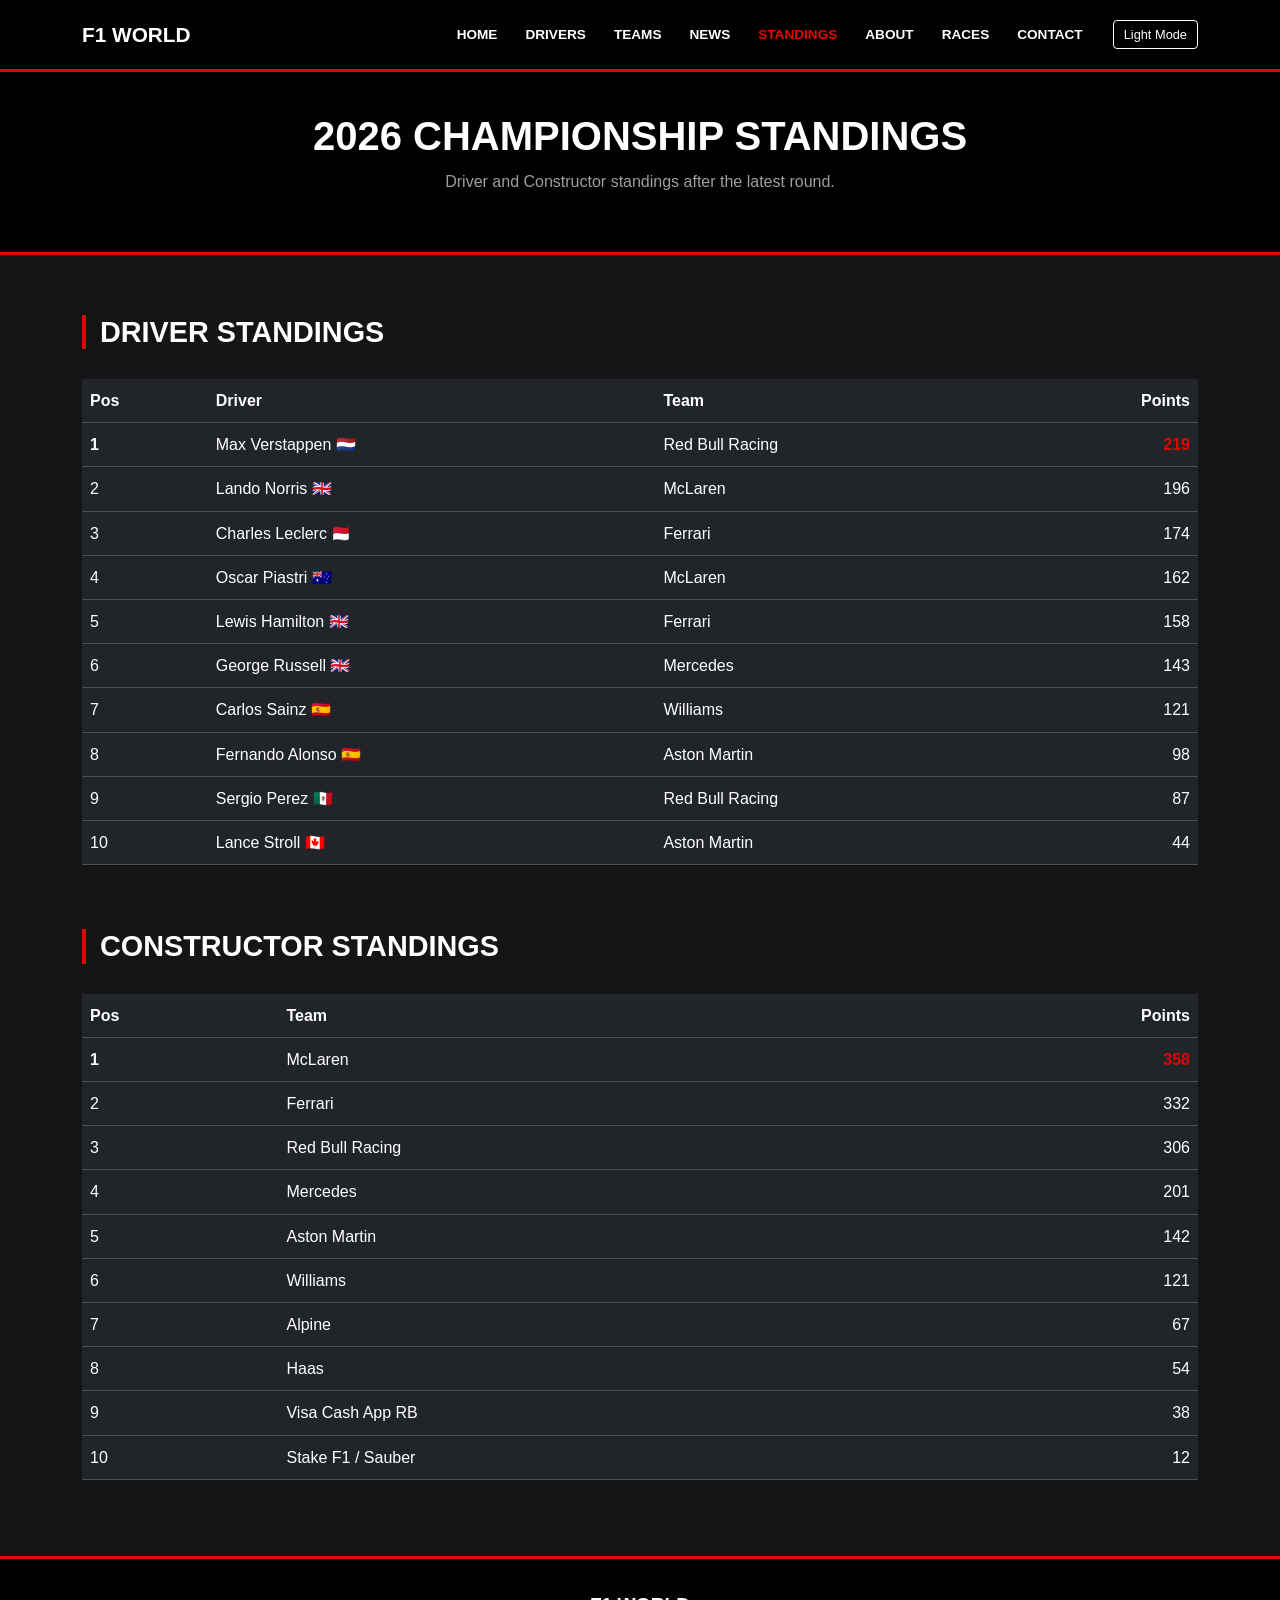
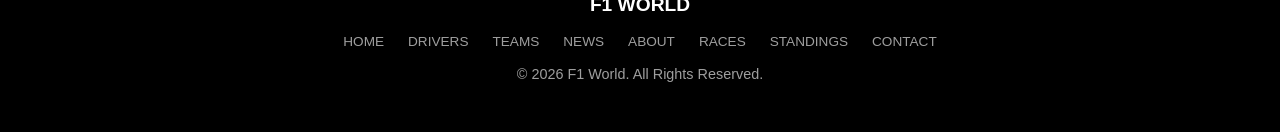
<file: standings.html>
<!DOCTYPE html>
<html lang="en">
<head>
    <meta charset="UTF-8">
    <meta name="viewport" content="width=device-width, initial-scale=1.0">
    <title>Standings - F1 World</title>
    <link href="https://cdn.jsdelivr.net/npm/bootstrap@5.3.0/dist/css/bootstrap.min.css" rel="stylesheet">
    <link rel="stylesheet" href="css/style.css">
</head>
<body>

    <nav class="navbar navbar-expand-lg">
        <div class="container">
            <a class="navbar-brand" href="index.html"><span>F1 World</span></a>
            <button class="navbar-toggler" type="button" data-bs-toggle="collapse" data-bs-target="#mainNavbar">
                <span class="navbar-toggler-icon"></span>
            </button>
            <div class="collapse navbar-collapse" id="mainNavbar">
                <ul class="navbar-nav ms-auto">
                    <li class="nav-item"><a class="nav-link" href="index.html">Home</a></li>
                    <li class="nav-item"><a class="nav-link" href="drivers.html">Drivers</a></li>
                    <li class="nav-item"><a class="nav-link" href="teams.html">Teams</a></li>
                    <li class="nav-item"><a class="nav-link" href="news.html">News</a></li>
                    <li class="nav-item"><a class="nav-link active" href="standings.html">Standings</a></li>
                    <li class="nav-item"><a class="nav-link" href="about.html">About</a></li>
                    <li class="nav-item"><a class="nav-link" href="races.html">Races</a></li>
                    <li class="nav-item"><a class="nav-link" href="contact.html">Contact</a></li>
                </ul>
                <button id="darkModeToggle" class="btn btn-sm ms-3">Light Mode</button>
            </div>
        </div>
    </nav>

    <div class="page-banner">
        <h1>2026 Championship Standings</h1>
        <p>Driver and Constructor standings after the latest round.</p>
    </div>

    <section style="padding: 60px 0;">
        <div class="container">

            <!-- Driver Standings -->
            <h2 class="section-title">Driver Standings</h2>
            <div class="table-responsive mb-5">
                <table class="table table-dark table-hover align-middle">
                    <thead>
                        <tr>
                            <th>Pos</th>
                            <th>Driver</th>
                            <th>Team</th>
                            <th class="text-end">Points</th>
                        </tr>
                    </thead>
                    <tbody>
                        <tr>
                            <td><strong>1</strong></td>
                            <td>Max Verstappen 🇳🇱</td>
                            <td>Red Bull Racing</td>
                            <td class="text-end"><strong style="color:#e10600;">219</strong></td>
                        </tr>
                        <tr>
                            <td>2</td>
                            <td>Lando Norris 🇬🇧</td>
                            <td>McLaren</td>
                            <td class="text-end">196</td>
                        </tr>
                        <tr>
                            <td>3</td>
                            <td>Charles Leclerc 🇲🇨</td>
                            <td>Ferrari</td>
                            <td class="text-end">174</td>
                        </tr>
                        <tr>
                            <td>4</td>
                            <td>Oscar Piastri 🇦🇺</td>
                            <td>McLaren</td>
                            <td class="text-end">162</td>
                        </tr>
                        <tr>
                            <td>5</td>
                            <td>Lewis Hamilton 🇬🇧</td>
                            <td>Ferrari</td>
                            <td class="text-end">158</td>
                        </tr>
                        <tr>
                            <td>6</td>
                            <td>George Russell 🇬🇧</td>
                            <td>Mercedes</td>
                            <td class="text-end">143</td>
                        </tr>
                        <tr>
                            <td>7</td>
                            <td>Carlos Sainz 🇪🇸</td>
                            <td>Williams</td>
                            <td class="text-end">121</td>
                        </tr>
                        <tr>
                            <td>8</td>
                            <td>Fernando Alonso 🇪🇸</td>
                            <td>Aston Martin</td>
                            <td class="text-end">98</td>
                        </tr>
                        <tr>
                            <td>9</td>
                            <td>Sergio Perez 🇲🇽</td>
                            <td>Red Bull Racing</td>
                            <td class="text-end">87</td>
                        </tr>
                        <tr>
                            <td>10</td>
                            <td>Lance Stroll 🇨🇦</td>
                            <td>Aston Martin</td>
                            <td class="text-end">44</td>
                        </tr>
                    </tbody>
                </table>
            </div>

            <!-- Constructor Standings -->
            <h2 class="section-title">Constructor Standings</h2>
            <div class="table-responsive">
                <table class="table table-dark table-hover align-middle">
                    <thead>
                        <tr>
                            <th>Pos</th>
                            <th>Team</th>
                            <th class="text-end">Points</th>
                        </tr>
                    </thead>
                    <tbody>
                        <tr>
                            <td><strong>1</strong></td>
                            <td>McLaren</td>
                            <td class="text-end"><strong style="color:#e10600;">358</strong></td>
                        </tr>
                        <tr>
                            <td>2</td>
                            <td>Ferrari</td>
                            <td class="text-end">332</td>
                        </tr>
                        <tr>
                            <td>3</td>
                            <td>Red Bull Racing</td>
                            <td class="text-end">306</td>
                        </tr>
                        <tr>
                            <td>4</td>
                            <td>Mercedes</td>
                            <td class="text-end">201</td>
                        </tr>
                        <tr>
                            <td>5</td>
                            <td>Aston Martin</td>
                            <td class="text-end">142</td>
                        </tr>
                        <tr>
                            <td>6</td>
                            <td>Williams</td>
                            <td class="text-end">121</td>
                        </tr>
                        <tr>
                            <td>7</td>
                            <td>Alpine</td>
                            <td class="text-end">67</td>
                        </tr>
                        <tr>
                            <td>8</td>
                            <td>Haas</td>
                            <td class="text-end">54</td>
                        </tr>
                        <tr>
                            <td>9</td>
                            <td>Visa Cash App RB</td>
                            <td class="text-end">38</td>
                        </tr>
                        <tr>
                            <td>10</td>
                            <td>Stake F1 / Sauber</td>
                            <td class="text-end">12</td>
                        </tr>
                    </tbody>
                </table>
            </div>

        </div>
    </section>

    <footer>
        <div class="container">
            <div class="footer-brand">F1 World</div>
            <div class="mb-2">
                <a href="index.html">Home</a>
                <a href="drivers.html">Drivers</a>
                <a href="teams.html">Teams</a>
                <a href="news.html">News</a>
                <a href="about.html">About</a>
                <a href="races.html">Races</a>
                <a href="standings.html">Standings</a>
                <a href="contact.html">Contact</a>
            </div>
            <p>&copy; 2026 F1 World. All Rights Reserved.</p>
        </div>
    </footer>

    <script src="https://cdn.jsdelivr.net/npm/bootstrap@5.3.0/dist/js/bootstrap.bundle.min.js"></script>
    <script src="js/script.js"></script>
</body>
</html>
</file>
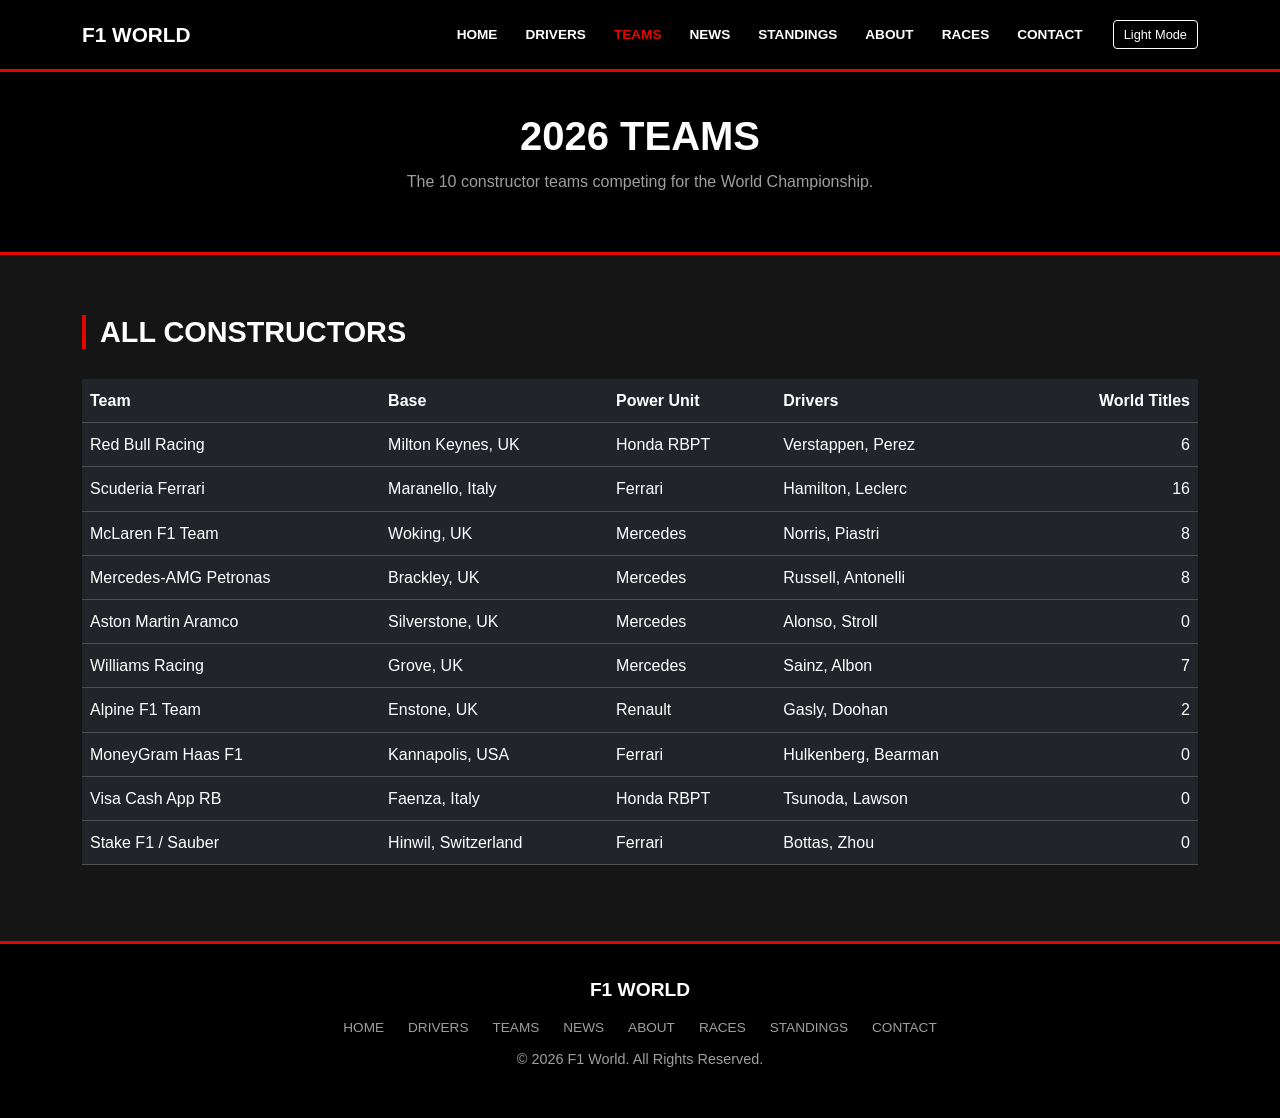
<file: teams.html>
<!DOCTYPE html>
<html lang="en">
<head>
    <meta charset="UTF-8">
    <meta name="viewport" content="width=device-width, initial-scale=1.0">
    <title>Teams | F1 World</title>
    <link href="https://cdn.jsdelivr.net/npm/bootstrap@5.3.0/dist/css/bootstrap.min.css" rel="stylesheet">
    <link rel="stylesheet" href="css/style.css">
</head>
<body>

    <!-- nav bar - same on every page -->
    <nav class="navbar navbar-expand-lg">
        <div class="container">
            <a class="navbar-brand" href="index.html"><span>F1 World</span></a>
            <button class="navbar-toggler" type="button" data-bs-toggle="collapse" data-bs-target="#mainNavbar">
                <span class="navbar-toggler-icon"></span>
            </button>
            <div class="collapse navbar-collapse" id="mainNavbar">
                <ul class="navbar-nav ms-auto">
                    <li class="nav-item"><a class="nav-link" href="index.html">Home</a></li>
                    <li class="nav-item"><a class="nav-link" href="drivers.html">Drivers</a></li>
                    <li class="nav-item"><a class="nav-link active" href="teams.html">Teams</a></li>
                    <li class="nav-item"><a class="nav-link" href="news.html">News</a></li>
                    <li class="nav-item"><a class="nav-link" href="standings.html">Standings</a></li>
                    <li class="nav-item"><a class="nav-link" href="about.html">About</a></li>
                    <li class="nav-item"><a class="nav-link" href="races.html">Races</a></li>
                    <li class="nav-item"><a class="nav-link" href="contact.html">Contact</a></li>
                </ul>
                <button id="darkModeToggle" class="btn btn-sm ms-3">Light Mode</button>
            </div>
        </div>
    </nav>

    <!-- page title banner -->
    <div class="page-banner">
        <h1>2026 Teams</h1>
        <p>The 10 constructor teams competing for the World Championship.</p>
    </div>

    <!-- teams table -->
    <section style="padding: 60px 0;">
        <div class="container">
            <h2 class="section-title">All Constructors</h2>
            <div class="table-responsive">
                <table class="table table-dark table-hover align-middle">
                    <thead>
                        <tr>
                            <th>Team</th>
                            <th>Base</th>
                            <th>Power Unit</th>
                            <th>Drivers</th>
                            <th class="text-end">World Titles</th>
                        </tr>
                    </thead>
                    <tbody>
                        <tr>
                            <td>Red Bull Racing</td>
                            <td class="muted">Milton Keynes, UK</td>
                            <td class="muted">Honda RBPT</td>
                            <td class="muted">Verstappen, Perez</td>
                            <td class="text-end">6</td>
                        </tr>
                        <tr>
                            <td>Scuderia Ferrari</td>
                            <td class="muted">Maranello, Italy</td>
                            <td class="muted">Ferrari</td>
                            <td class="muted">Hamilton, Leclerc</td>
                            <td class="text-end">16</td>
                        </tr>
                        <tr>
                            <td>McLaren F1 Team</td>
                            <td class="muted">Woking, UK</td>
                            <td class="muted">Mercedes</td>
                            <td class="muted">Norris, Piastri</td>
                            <td class="text-end">8</td>
                        </tr>
                        <tr>
                            <td>Mercedes-AMG Petronas</td>
                            <td class="muted">Brackley, UK</td>
                            <td class="muted">Mercedes</td>
                            <td class="muted">Russell, Antonelli</td>
                            <td class="text-end">8</td>
                        </tr>
                        <tr>
                            <td>Aston Martin Aramco</td>
                            <td class="muted">Silverstone, UK</td>
                            <td class="muted">Mercedes</td>
                            <td class="muted">Alonso, Stroll</td>
                            <td class="text-end">0</td>
                        </tr>
                        <tr>
                            <td>Williams Racing</td>
                            <td class="muted">Grove, UK</td>
                            <td class="muted">Mercedes</td>
                            <td class="muted">Sainz, Albon</td>
                            <td class="text-end">7</td>
                        </tr>
                        <tr>
                            <td>Alpine F1 Team</td>
                            <td class="muted">Enstone, UK</td>
                            <td class="muted">Renault</td>
                            <td class="muted">Gasly, Doohan</td>
                            <td class="text-end">2</td>
                        </tr>
                        <tr>
                            <td>MoneyGram Haas F1</td>
                            <td class="muted">Kannapolis, USA</td>
                            <td class="muted">Ferrari</td>
                            <td class="muted">Hulkenberg, Bearman</td>
                            <td class="text-end">0</td>
                        </tr>
                        <tr>
                            <td>Visa Cash App RB</td>
                            <td class="muted">Faenza, Italy</td>
                            <td class="muted">Honda RBPT</td>
                            <td class="muted">Tsunoda, Lawson</td>
                            <td class="text-end">0</td>
                        </tr>
                        <tr>
                            <td>Stake F1 / Sauber</td>
                            <td class="muted">Hinwil, Switzerland</td>
                            <td class="muted">Ferrari</td>
                            <td class="muted">Bottas, Zhou</td>
                            <td class="text-end">0</td>
                        </tr>
                    </tbody>
                </table>
            </div>
        </div>
    </section>

    <!-- footer -->
    <footer>
        <div class="container">
            <div class="footer-brand">F1 World</div>
            <div class="mb-2">
                <a href="index.html">Home</a>
                <a href="drivers.html">Drivers</a>
                <a href="teams.html">Teams</a>
                <a href="news.html">News</a>
                <a href="about.html">About</a>
                <a href="races.html">Races</a>
                <a href="standings.html">Standings</a>
                <a href="contact.html">Contact</a>
            </div>
            <p>&copy; 2026 F1 World. All Rights Reserved.</p>
        </div>
    </footer>

    <script src="https://cdn.jsdelivr.net/npm/bootstrap@5.3.0/dist/js/bootstrap.bundle.min.js"></script>
    <script src="js/script.js"></script>
</body>
</html>
</file>
<file: css/style.css>
/* F1 World - Custom Stylesheet */
/* Bootstrap 5 handles the grid and responsive layout. */
/* This file adds our custom colours and component styles on top. */

* {
    box-sizing: border-box;
    margin: 0;
    padding: 0;
}

body {
    background-color: #151515;
    color: #ffffff;
    font-family: Arial, sans-serif;
    font-size: 16px;
    line-height: 1.7;
}


/* ---- Navbar ---- */
.navbar {
    background-color: #000000 !important;
    border-bottom: 3px solid #e10600;
    padding: 12px 0;
}

.navbar-brand span {
    color: #ffffff;
    font-size: 1.3rem;
    font-weight: 700;
    text-transform: uppercase;
}

.navbar-nav .nav-link {
    color: #ffffff !important;
    font-weight: 600;
    text-transform: uppercase;
    font-size: 0.85rem;
    padding: 8px 14px !important;
}

.navbar-nav .nav-link:hover,
.navbar-nav .nav-link.active {
    color: #e10600 !important;
}

.navbar-toggler {
    border-color: #e10600;
}


/* ---- Hero Section ---- */
.hero {
    background-color: #111111;
    border-bottom: 3px solid #e10600;
    min-height: 500px;
    display: flex;
    align-items: center;
    padding: 80px 0;
}

.hero-title {
    font-size: 4rem;
    font-weight: 900;
    text-transform: uppercase;
    color: #ffffff;
}

.hero-subtitle {
    color: #e10600;
    font-size: 1.3rem;
    font-weight: 700;
    text-transform: uppercase;
    margin-top: 10px;
}


/* ---- Page Banner (used on all inner pages) ---- */
.page-banner {
    background-color: #000000;
    border-bottom: 3px solid #e10600;
    padding: 40px 0;
    text-align: center;
}

.page-banner h1 {
    font-size: 2.5rem;
    font-weight: 900;
    text-transform: uppercase;
    color: #ffffff;
}

.page-banner p {
    color: #9e9e9e;
    font-size: 1rem;
}


/* ---- Feature Cards (Home page) ---- */
.feature-card {
    background-color: #1e1e1e;
    border: 1px solid #2a2a2a;
    border-top: 3px solid #e10600;
    border-radius: 4px;
    padding: 30px 25px;
    height: 100%;
}



.feature-card h3 {
    font-size: 1.1rem;
    font-weight: 700;
    text-transform: uppercase;
    margin-bottom: 12px;
    color: #ffffff;
}

.feature-card p {
    color: #9e9e9e;
    font-size: 0.95rem;
}

.feature-card a {
    color: #e10600;
    font-weight: 700;
    text-decoration: none;
    font-size: 0.9rem;
    text-transform: uppercase;
}

.feature-card a:hover {
    text-decoration: underline;
}


/* ---- Section Title ---- */
.section-title {
    font-size: 1.8rem;
    font-weight: 700;
    text-transform: uppercase;
    color: #ffffff;
    border-left: 4px solid #e10600;
    padding-left: 14px;
    margin-bottom: 30px;
}


/* ---- Season stat boxes (Home page) ---- */
.stat-box {
    border: 1px solid #2a2a2a;
    border-top: 3px solid #e10600;
    padding: 30px 10px;
    border-radius: 4px;
    background: #1e1e1e;
}

.stat-number {
    font-size: 2.5rem;
    font-weight: 900;
    color: #e10600;
}

.stat-label {
    color: #9e9e9e;
    font-size: 0.85rem;
    text-transform: uppercase;
    letter-spacing: 1px;
}


/* ---- Driver Cards ---- */
.driver-card {
    background-color: #1e1e1e;
    border: 1px solid #2a2a2a;
    border-top: 4px solid #e10600;
    border-radius: 4px;
    overflow: hidden;
}

.driver-card-top {
    background-color: #000000;
    padding: 20px;
}

.driver-card-top h5 {
    font-size: 1rem;
    font-weight: 700;
    text-transform: uppercase;
    color: #ffffff;
    margin: 0;
}

.driver-team {
    color: #9e9e9e;
    font-size: 0.85rem;
    text-transform: uppercase;
}

.driver-flag {
    font-size: 1.5rem;
    margin-top: 8px;
    display: block;
}

.driver-stats {
    padding: 15px 20px;
    border-top: 1px solid #2a2a2a;
    display: flex;
}

.driver-stats span {
    font-size: 0.8rem;
    color: #9e9e9e;
    text-transform: uppercase;
    margin-right: 20px;
}

.driver-stats strong {
    display: block;
    font-size: 1.1rem;
    font-weight: 700;
    color: #ffffff;
}

/* used in the teams table for the less important columns */
.muted {
    color: #9e9e9e;
}


/* ---- Contact Form ---- */
.contact-form-wrapper {
    background-color: #1e1e1e;
    border: 1px solid #2a2a2a;
    border-radius: 4px;
    padding: 40px;
}

.contact-form-wrapper label {
    color: #9e9e9e;
    font-size: 0.85rem;
    font-weight: 700;
    text-transform: uppercase;
    margin-bottom: 6px;
}

.contact-form-wrapper .form-control,
.contact-form-wrapper .form-select {
    background-color: #111111;
    border: 1px solid #2a2a2a;
    color: #ffffff;
    border-radius: 4px;
    padding: 12px 16px;
    font-size: 1rem;
    font-family: Arial, sans-serif;
}

.contact-form-wrapper .form-control:focus,
.contact-form-wrapper .form-select:focus {
    background-color: #111111;
    border-color: #e10600;
    color: #ffffff;
}

.contact-form-wrapper .form-control::placeholder {
    color: #555555;
}

.btn-f1 {
    background-color: #e10600;
    color: #ffffff;
    font-weight: 700;
    text-transform: uppercase;
    border: none;
    padding: 12px 30px;
    border-radius: 4px;
    font-size: 1rem;
    cursor: pointer;
}

.btn-f1:hover {
    background-color: #b80500;
    color: #ffffff;
}

.error-msg {
    color: #e10600;
    font-size: 0.85rem;
    margin-top: 4px;
    display: none;
}

.contact-info-box {
    background-color: #1e1e1e;
    border: 1px solid #2a2a2a;
    border-radius: 4px;
    padding: 25px;
    margin-bottom: 20px;
}

.contact-info-box h5 {
    font-weight: 700;
    text-transform: uppercase;
    font-size: 0.95rem;
    color: #ffffff;
    margin-bottom: 8px;
}

.contact-info-box p {
    color: #9e9e9e;
    font-size: 0.9rem;
    margin: 0;
}

.contact-info-box a {
    color: #e10600;
    text-decoration: none;
}


/* ---- Race Calendar ---- */
.race-card {
    background: #1e1e1e;
    border: 1px solid #2a2a2a;
    border-left: 4px solid #e10600;
    border-radius: 4px;
    padding: 20px 25px;
    display: flex;
    align-items: center;
    gap: 25px;
}

.race-round {
    min-width: 60px;
    text-align: center;
}

.race-round-num {
    font-size: 1.6rem;
    font-weight: 900;
    color: #e10600;
}

.race-round-label {
    color: #9e9e9e;
    font-size: 0.75rem;
    text-transform: uppercase;
}

.race-name {
    color: #ffffff;
    font-weight: 700;
    text-transform: uppercase;
    margin: 0;
}

.race-details {
    color: #9e9e9e;
    font-size: 0.9rem;
}


/* ---- Footer ---- */
footer {
    background-color: #000000;
    border-top: 3px solid #e10600;
    padding: 30px 0;
    text-align: center;
    color: #9e9e9e;
    font-size: 0.9rem;
}

footer .footer-brand {
    font-size: 1.2rem;
    font-weight: 700;
    text-transform: uppercase;
    color: #ffffff;
    margin-bottom: 8px;
}

footer a {
    color: #9e9e9e;
    text-decoration: none;
    margin: 0 10px;
    font-size: 0.85rem;
    text-transform: uppercase;
}

footer a:hover {
    color: #e10600;
}


/* ---- Responsive ---- */
/* On screens smaller than 768px, shrink the hero title */
@media (max-width: 768px) {
    .hero-title {
        font-size: 2.5rem;
    }

    .hero {
        min-height: 380px;
        padding: 60px 0;
    }
}


/* ---- Light Mode ---- */
/* This class is added to body when the toggle button is clicked */
body.light-mode {
    background-color: #f5f5f5;
    color: #111111;
}

body.light-mode .navbar {
    background-color: #ffffff !important;
    border-bottom: 3px solid #e10600;
}

body.light-mode .navbar-brand span,
body.light-mode .navbar-nav .nav-link {
    color: #111111 !important;
}

body.light-mode footer {
    background-color: #222222;
}

body.light-mode .feature-card {
    background-color: #ffffff;
    border-color: #dddddd;
}


/* ---- Dark Mode Toggle Button ---- */
#darkModeToggle {
    background-color: transparent;
    color: #ffffff;
    border: 1px solid #ffffff;
    font-size: 0.8rem;
    padding: 4px 10px;
    border-radius: 4px;
    cursor: pointer;
}

#darkModeToggle:hover {
    background-color: #e10600;
    border-color: #e10600;
}
</file>
